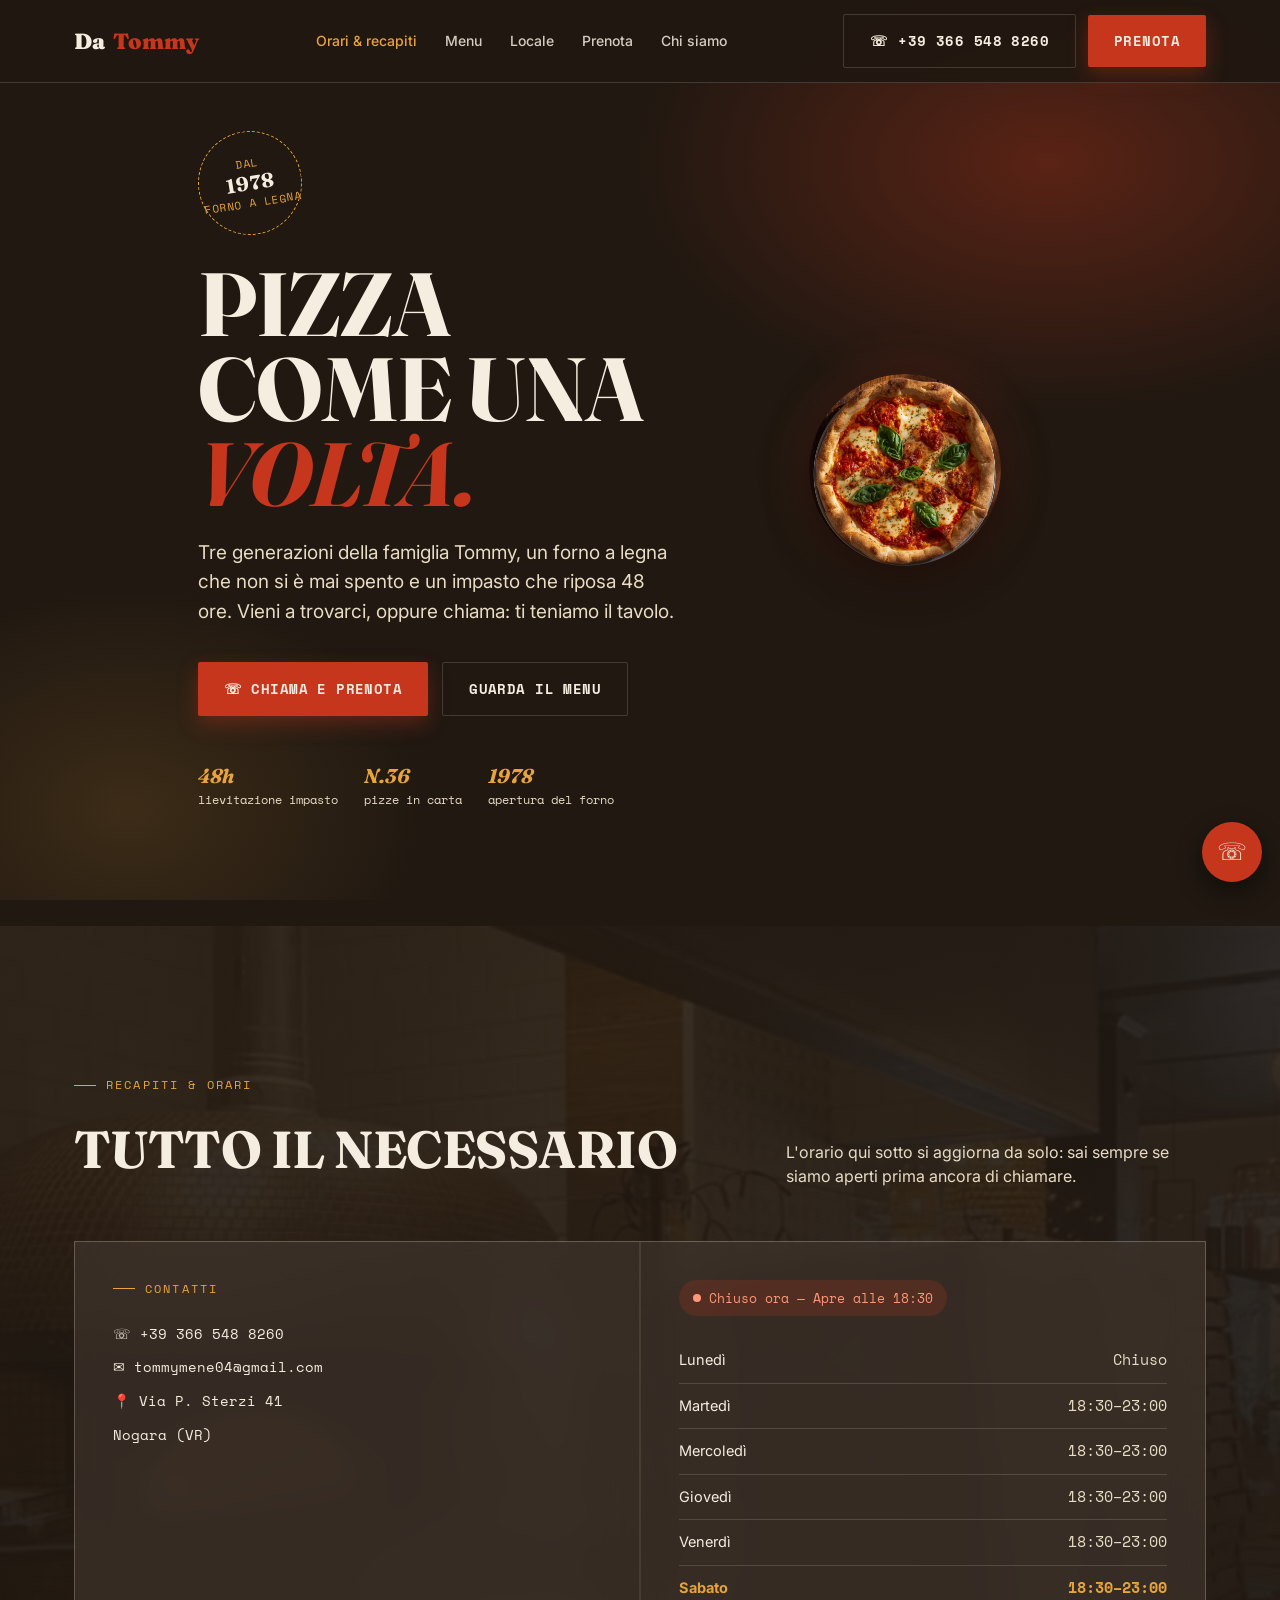
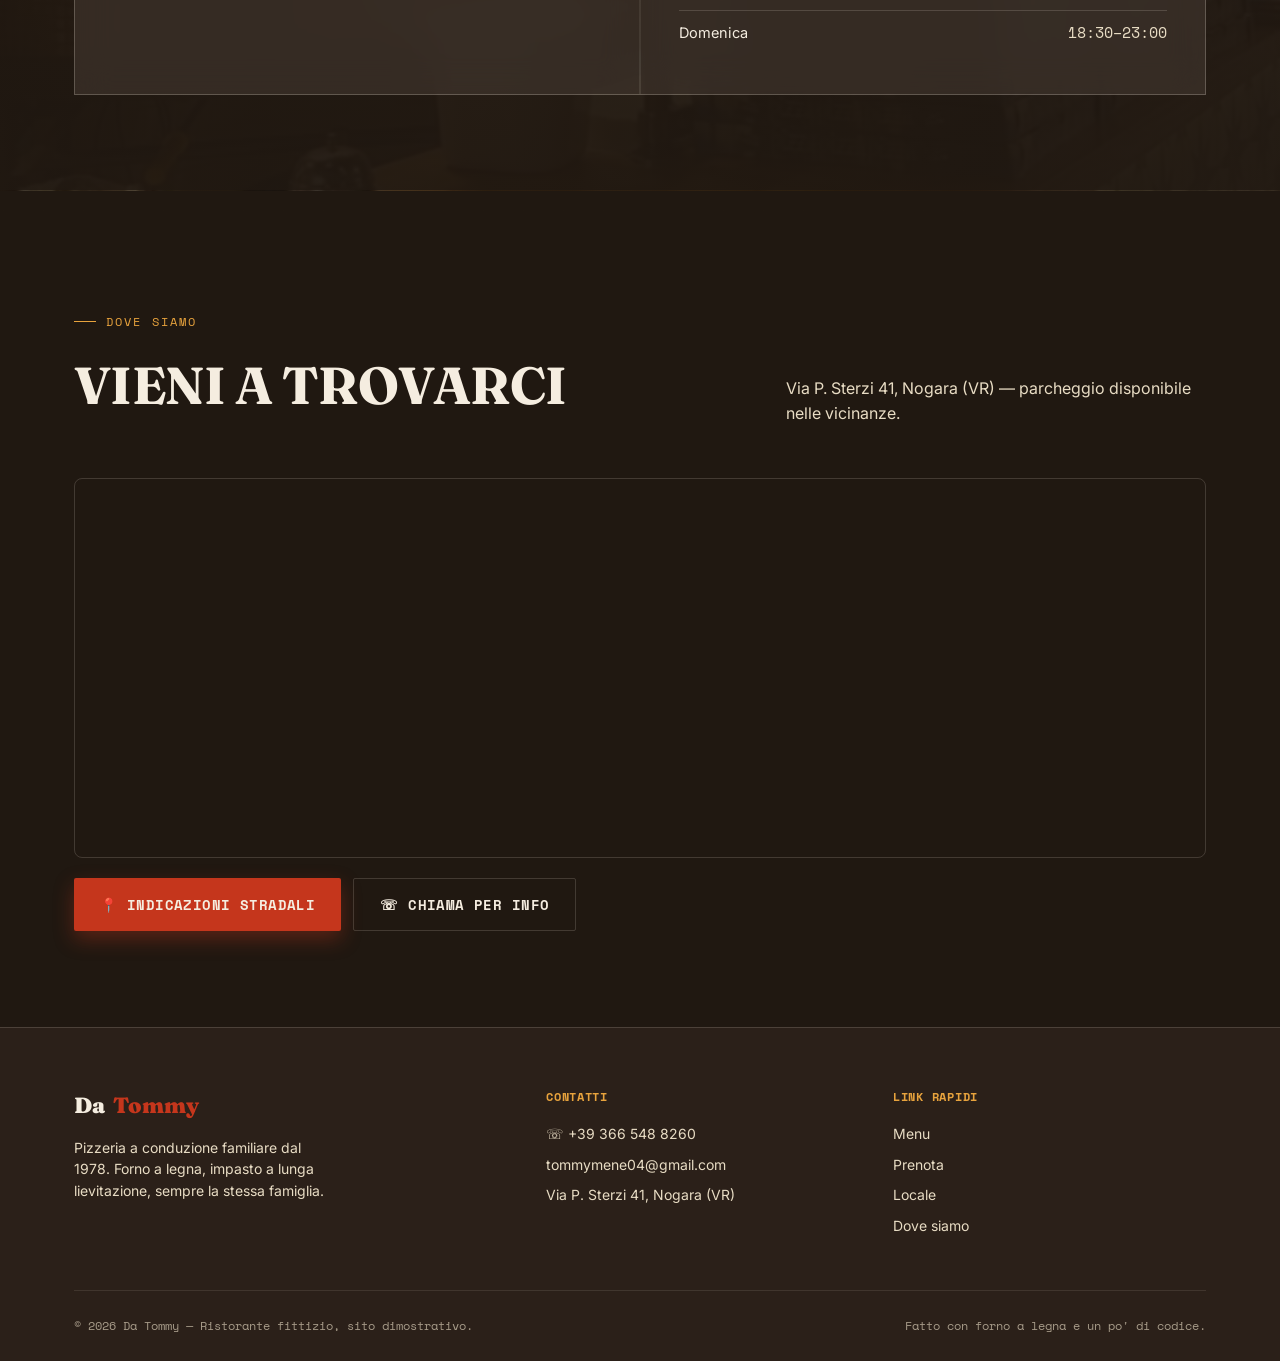
<file: index.html>
<!DOCTYPE html>
<html lang="it">
<head>
<meta charset="UTF-8">
<meta name="viewport" content="width=device-width, initial-scale=1.0">
<title>Da Tommy — Pizzeria dal 1978</title>
<link rel="icon" href="data:image/svg+xml,%3Csvg xmlns='http://www.w3.org/2000/svg' viewBox='0 0 100 100'%3E%3Ctext y='.9em' font-size='90'%3E%F0%9F%8D%95%3C/text%3E%3C/svg%3E">
<meta name="description" content="Da Tommy, pizzeria a conduzione familiare dal 1978. Forno a legna, prenotazioni, menu, orari e indicazioni stradali.">

<meta property="og:type" content="website">
<meta property="og:site_name" content="Da Tommy">
<meta property="og:title" content="Da Tommy — Pizzeria dal 1978">
<meta property="og:description" content="Pizzeria e ristorante a conduzione familiare a Nogara (VR). Forno a legna dal 1978, menu, prenotazioni e orari.">
<meta property="og:image" content="https://menny28.github.io/Da-Tommy/images/pizza_dall_alto.jpeg">
<meta property="og:url" content="https://menny28.github.io/Da-Tommy/">
<meta property="og:locale" content="it_IT">

<meta name="twitter:card" content="summary_large_image">
<meta name="twitter:title" content="Da Tommy — Pizzeria dal 1978">
<meta name="twitter:description" content="Forno a legna dal 1978. Menu, prenotazioni, orari e indicazioni stradali.">
<meta name="twitter:image" content="https://menny28.github.io/Da-Tommy/images/pizza_dall_alto.jpeg">
<link rel="preconnect" href="https://fonts.googleapis.com">
<link rel="preconnect" href="https://fonts.gstatic.com" crossorigin>
<link href="https://fonts.googleapis.com/css2?family=Fraunces:ital,opsz,wght@0,9..144,400;0,9..144,600;0,9..144,700;0,9..144,900;1,9..144,500&family=Inter:wght@400;500;600;700&family=Space+Mono:wght@400;700&display=swap" rel="stylesheet">
<link rel="stylesheet" href="style.css">
</head>
<body>

<!-- ================= TOPBAR ================= -->
<div class="topbar">
  <div class="topbar-inner">
    <a href="index.html" class="logo">Da <span>Tommy</span></a>
    <nav class="nav-links">
      <a href="index.html#orari" class="current">Orari &amp; recapiti</a>
      <a href="menu.html">Menu</a>
      <a href="galleria.html">Locale</a>
      <a href="prenota.html">Prenota</a>
      <a href="storia.html">Chi siamo</a>
    </nav>
    <div class="topbar-actions">
      <a href="tel:+393665488260" class="btn btn-outline">☏ +39 366 548 8260</a>
      <a href="prenota.html" class="btn btn-primary">Prenota</a>
    </div>
    <button class="nav-toggle" id="navToggle" aria-label="Apri menu">☰</button>
  </div>
</div>

<a href="tel:+393665488260" class="call-fab" aria-label="Chiama Da Tommy">☏</a>

<!-- ================= HERO ================= -->
<section class="hero" id="top">
  <div id="embers"></div>
  <div class="wrap hero-grid">
    <div>
      <div class="stamp">DAL<b>1978</b>FORNO A LEGNA</div>
      <h1>Pizza<br>come una<br><em>volta.</em></h1>
      <p class="lede">Tre generazioni della famiglia Tommy, un forno a legna che non si è mai spento e un impasto che riposa 48 ore. Vieni a trovarci, oppure chiama: ti teniamo il tavolo.</p>
      <div class="hero-actions">
        <a href="tel:+393665488260" class="btn btn-primary">☏ Chiama e prenota</a>
        <a href="menu.html" class="btn btn-outline">Guarda il menu</a>
      </div>
      <div class="hero-meta">
        <div><strong>48h</strong>lievitazione impasto</div>
        <div><strong>N.36</strong>pizze in carta</div>
        <div><strong>1978</strong>apertura del forno</div>
      </div>
    </div>
    <div class="oven">
      <div class="steam"></div>
      <div class="steam"></div>
      <div class="steam"></div>
      <div class="pizza-plate">
        <img src="images/pizza_dall_alto.jpeg" alt="Pizza Margherita di Da Tommy vista dall'alto">
      </div>
    </div>
  </div>
</section>
<div class="tear"></div>

<!-- ================= RECAPITI + ORARI + METEO ================= -->
<section class="section section--gap-top photo-bg" style="--bg-photo:url('images/bancone_pizzeria.jpeg')" id="orari">
  <div class="wrap">
    <div class="section-head reveal">
      <div>
        <div class="eyebrow">Recapiti &amp; orari</div>
        <h2>Tutto il necessario</h2>
      </div>
      <p>L'orario qui sotto si aggiorna da solo: sai sempre se siamo aperti prima ancora di chiamare.</p>
    </div>
    <div class="split">
      <div class="panel reveal">
        <div class="eyebrow">Contatti</div>
        <ul class="contact-list">
          <li><a href="tel:+393665488260">☏ +39 366 548 8260</a></li>
          <li><a href="mailto:tommymene04@gmail.com">✉ tommymene04@gmail.com</a></li>
          <li>📍 Via P. Sterzi 41<br>Nogara (VR)</li>
        </ul>
      </div>
      <div class="panel reveal">
        <div class="status-badge" id="statusBadge"><span class="status-dot"></span><span id="statusText">Verifica in corso…</span></div>
        <div id="hoursList"></div>
      </div>
    </div>
  </div>
</section>
<div class="tear up"></div>

<!-- ================= MAPPA ================= -->
<section class="section" id="mappa">
  <div class="wrap">
    <div class="section-head reveal">
      <div>
        <div class="eyebrow">Dove siamo</div>
        <h2>Vieni a trovarci</h2>
      </div>
      <p>Via P. Sterzi 41, Nogara (VR) — parcheggio disponibile nelle vicinanze.</p>
    </div>
    <div class="map-wrap reveal">
      <iframe src="https://maps.google.com/maps?q=Via%20P.%20Sterzi%2041%2C%20Nogara%20VR&t=&z=16&ie=UTF8&iwloc=&output=embed" loading="lazy" title="Mappa Da Tommy"></iframe>
    </div>
    <div class="map-actions">
      <a class="btn btn-primary" target="_blank" rel="noopener" href="https://www.google.com/maps/dir/?api=1&destination=Via+P.+Sterzi+41,+Nogara+VR">📍 Indicazioni stradali</a>
      <a class="btn btn-outline" href="tel:+393665488260">☏ Chiama per info</a>
    </div>
  </div>
</section>

<!-- ================= FOOTER ================= -->
<footer>
  <div class="wrap">
    <div class="foot-grid">
      <div>
        <div class="logo footer-logo">Da <span>Tommy</span></div>
        <p class="footer-desc">Pizzeria a conduzione familiare dal 1978. Forno a legna, impasto a lunga lievitazione, sempre la stessa famiglia.</p>
      </div>
      <div>
        <h5>Contatti</h5>
        <ul>
          <li><a href="tel:+393665488260">☏ +39 366 548 8260</a></li>
          <li><a href="mailto:tommymene04@gmail.com">tommymene04@gmail.com</a></li>
          <li>Via P. Sterzi 41, Nogara (VR)</li>
        </ul>
      </div>
      <div>
        <h5>Link rapidi</h5>
        <ul>
          <li><a href="menu.html">Menu</a></li>
          <li><a href="prenota.html">Prenota</a></li>
          <li><a href="galleria.html">Locale</a></li>
          <li><a href="index.html#mappa">Dove siamo</a></li>
        </ul>
      </div>
    </div>
    <div class="foot-bottom">
      <span>© <span id="year"></span> Da Tommy — Ristorante fittizio, sito dimostrativo.</span>
      <span>Fatto con forno a legna e un po' di codice.</span>
    </div>
  </div>
</footer>

<script src="script.js"></script>
</body>
</html>
</file>
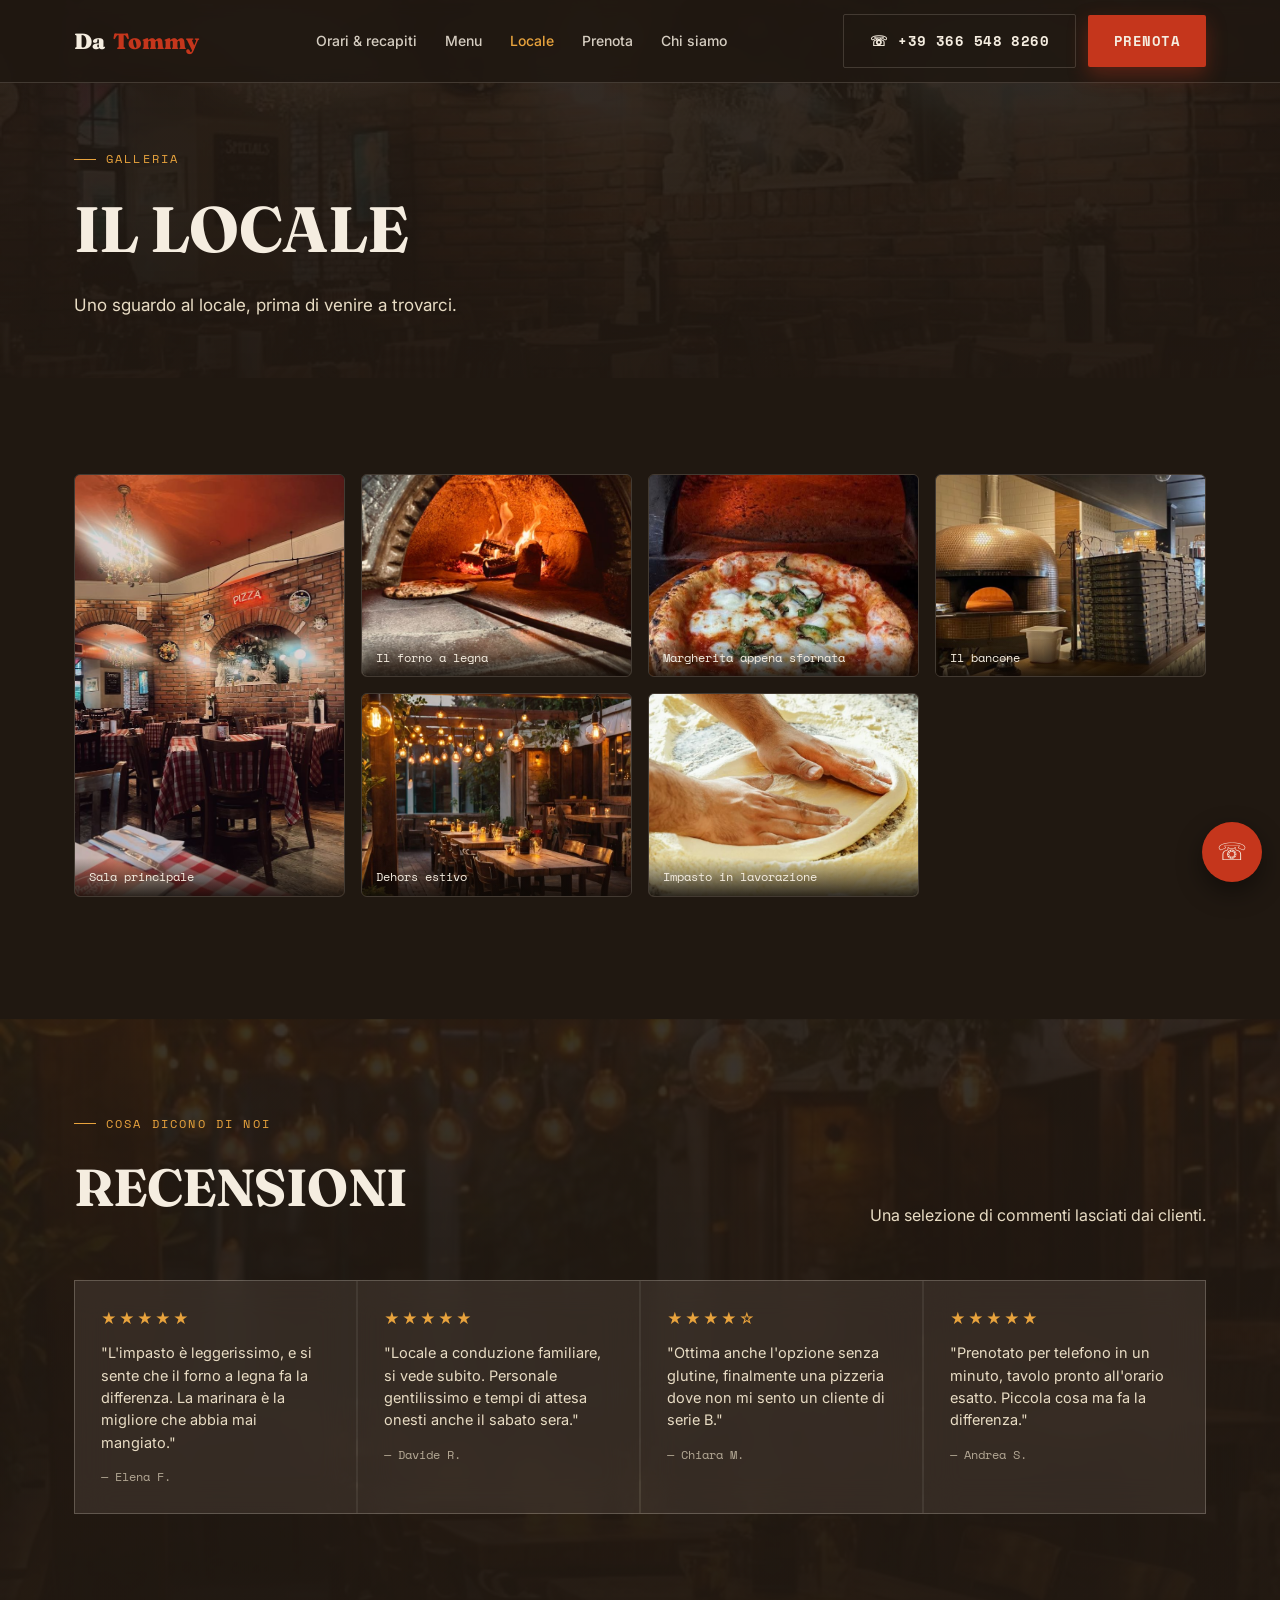
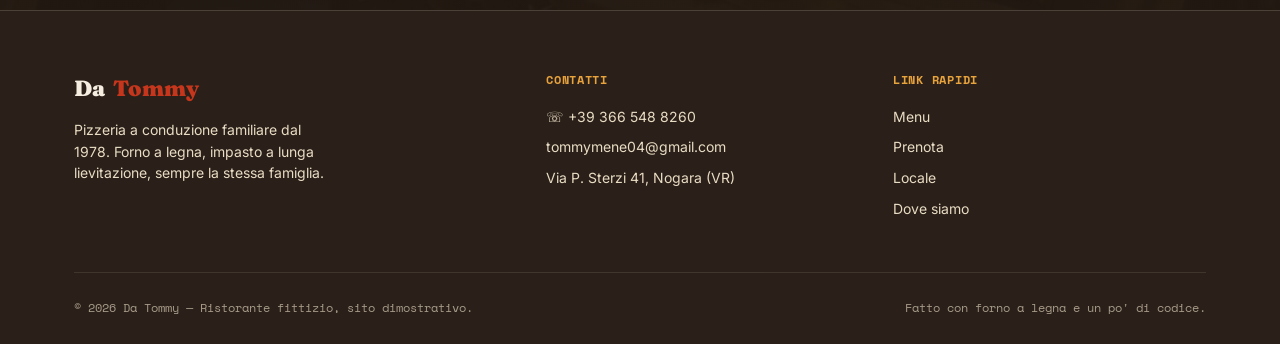
<file: galleria.html>
<!DOCTYPE html>
<html lang="it">
<head>
<meta charset="UTF-8">
<meta name="viewport" content="width=device-width, initial-scale=1.0">
<title>Il locale — Da Tommy</title>
<link rel="icon" href="data:image/svg+xml,%3Csvg xmlns='http://www.w3.org/2000/svg' viewBox='0 0 100 100'%3E%3Ctext y='.9em' font-size='90'%3E%F0%9F%8D%95%3C/text%3E%3C/svg%3E">
<meta name="description" content="Uno sguardo al locale di Da Tommy: sala, forno a legna e ambiente, a Nogara (VR).">

<meta property="og:type" content="website">
<meta property="og:site_name" content="Da Tommy">
<meta property="og:title" content="Il locale — Da Tommy">
<meta property="og:description" content="Sala, forno a legna e ambiente della pizzeria Da Tommy.">
<meta property="og:image" content="https://menny28.github.io/Da-Tommy/images/sala.jpeg">
<meta property="og:url" content="https://menny28.github.io/Da-Tommy/galleria.html">
<meta property="og:locale" content="it_IT">
<meta name="twitter:card" content="summary_large_image">
<meta name="twitter:image" content="https://menny28.github.io/Da-Tommy/images/sala.jpeg">

<link rel="preconnect" href="https://fonts.googleapis.com">
<link rel="preconnect" href="https://fonts.gstatic.com" crossorigin>
<link href="https://fonts.googleapis.com/css2?family=Fraunces:ital,opsz,wght@0,9..144,400;0,9..144,600;0,9..144,700;0,9..144,900;1,9..144,500&family=Inter:wght@400;500;600;700&family=Space+Mono:wght@400;700&display=swap" rel="stylesheet">
<link rel="stylesheet" href="style.css">
</head>
<body>

<div class="topbar">
  <div class="topbar-inner">
    <a href="index.html" class="logo">Da <span>Tommy</span></a>
    <nav class="nav-links">
      <a href="index.html#orari">Orari &amp; recapiti</a>
      <a href="menu.html">Menu</a>
      <a href="galleria.html" class="current">Locale</a>
      <a href="prenota.html">Prenota</a>
      <a href="storia.html">Chi siamo</a>
    </nav>
    <div class="topbar-actions">
      <a href="tel:+393665488260" class="btn btn-outline">☏ +39 366 548 8260</a>
      <a href="prenota.html" class="btn btn-primary">Prenota</a>
    </div>
    <button class="nav-toggle" id="navToggle" aria-label="Apri menu">☰</button>
  </div>
</div>

<a href="tel:+393665488260" class="call-fab" aria-label="Chiama Da Tommy">☏</a>

<section class="page-hero photo-bg" style="--bg-photo:url('images/sala.jpeg')">
  <div class="wrap">
    <div class="eyebrow">Galleria</div>
    <h1>Il locale</h1>
    <p>Uno sguardo al locale, prima di venire a trovarci.</p>
  </div>
</section>

<section class="section" id="galleria">
  <div class="wrap">
    <div class="gallery-grid" id="galleryGrid"></div>
  </div>
</section>
<div class="tear up"></div>

<!-- ================= RECENSIONI ================= -->
<section class="section photo-bg" style="--bg-photo:url('images/dehors_pizzeria.jpeg')" id="recensioni">
  <div class="wrap">
    <div class="section-head reveal">
      <div>
        <div class="eyebrow">Cosa dicono di noi</div>
        <h2>Recensioni</h2>
      </div>
      <p>Una selezione di commenti lasciati dai clienti.</p>
    </div>
    <div class="reviews-track">
      <div class="review-card reveal"><div class="stars">★★★★★</div><p>"L'impasto è leggerissimo, e si sente che il forno a legna fa la differenza. La marinara è la migliore che abbia mai mangiato."</p><div class="review-who">— Elena F.</div></div>
      <div class="review-card reveal"><div class="stars">★★★★★</div><p>"Locale a conduzione familiare, si vede subito. Personale gentilissimo e tempi di attesa onesti anche il sabato sera."</p><div class="review-who">— Davide R.</div></div>
      <div class="review-card reveal"><div class="stars">★★★★☆</div><p>"Ottima anche l'opzione senza glutine, finalmente una pizzeria dove non mi sento un cliente di serie B."</p><div class="review-who">— Chiara M.</div></div>
      <div class="review-card reveal"><div class="stars">★★★★★</div><p>"Prenotato per telefono in un minuto, tavolo pronto all'orario esatto. Piccola cosa ma fa la differenza."</p><div class="review-who">— Andrea S.</div></div>
    </div>
  </div>
</section>

<footer>
  <div class="wrap">
    <div class="foot-grid">
      <div>
        <div class="logo footer-logo">Da <span>Tommy</span></div>
        <p class="footer-desc">Pizzeria a conduzione familiare dal 1978. Forno a legna, impasto a lunga lievitazione, sempre la stessa famiglia.</p>
      </div>
      <div>
        <h5>Contatti</h5>
        <ul>
          <li><a href="tel:+393665488260">☏ +39 366 548 8260</a></li>
          <li><a href="mailto:tommymene04@gmail.com">tommymene04@gmail.com</a></li>
          <li>Via P. Sterzi 41, Nogara (VR)</li>
        </ul>
      </div>
      <div>
        <h5>Link rapidi</h5>
        <ul>
          <li><a href="menu.html">Menu</a></li>
          <li><a href="prenota.html">Prenota</a></li>
          <li><a href="galleria.html">Locale</a></li>
          <li><a href="index.html#mappa">Dove siamo</a></li>
        </ul>
      </div>
    </div>
    <div class="foot-bottom">
      <span>© <span id="year"></span> Da Tommy — Ristorante fittizio, sito dimostrativo.</span>
      <span>Fatto con forno a legna e un po' di codice.</span>
    </div>
  </div>
</footer>

<script src="script.js"></script>
</body>
</html>
</file>
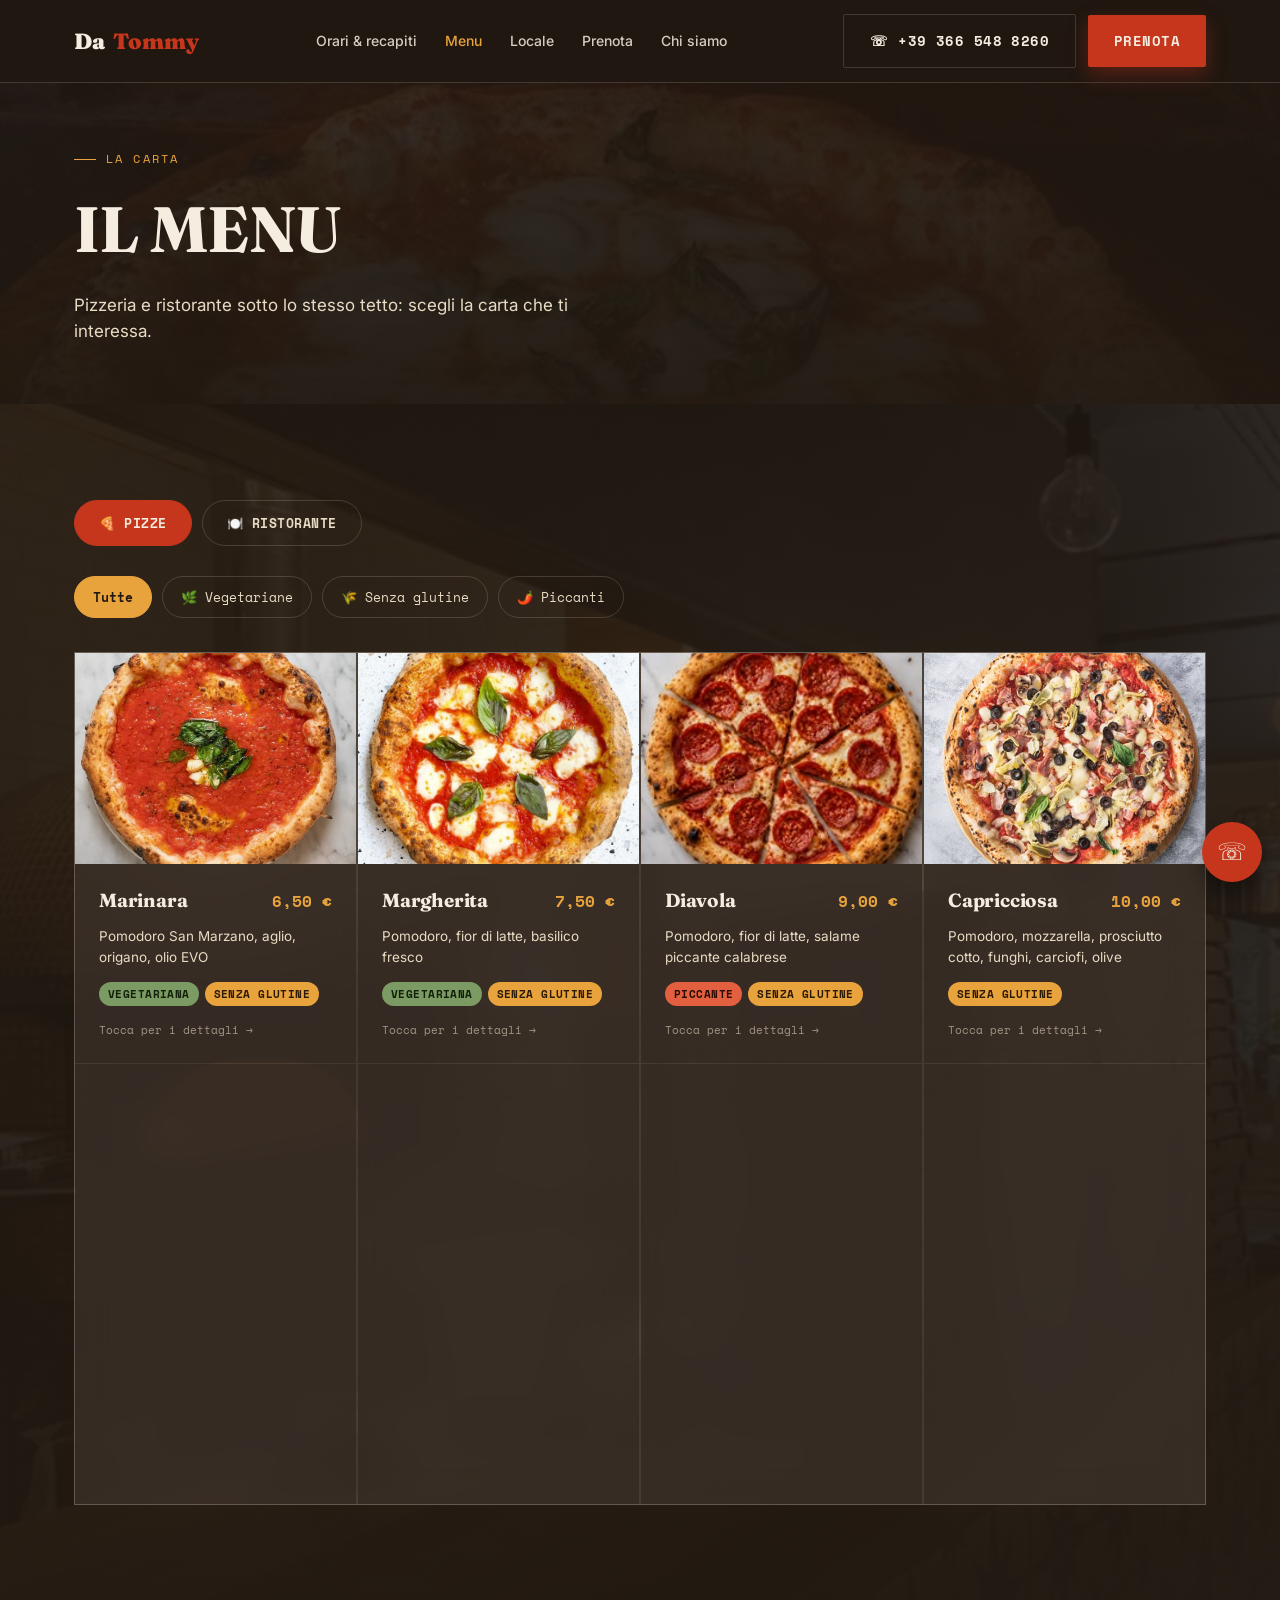
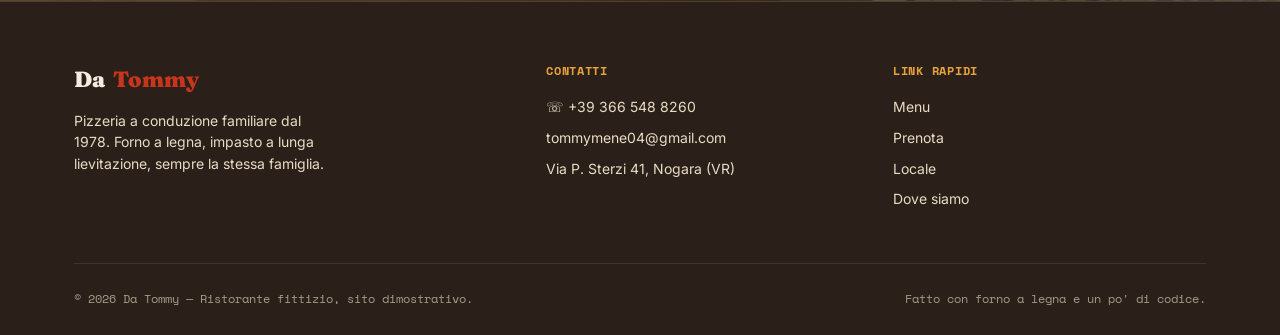
<file: menu.html>
<!DOCTYPE html>
<html lang="it">
<head>
<meta charset="UTF-8">
<meta name="viewport" content="width=device-width, initial-scale=1.0">
<title>Menu — Da Tommy</title>
<link rel="icon" href="data:image/svg+xml,%3Csvg xmlns='http://www.w3.org/2000/svg' viewBox='0 0 100 100'%3E%3Ctext y='.9em' font-size='90'%3E%F0%9F%8D%95%3C/text%3E%3C/svg%3E">
<meta name="description" content="Il menu di Da Tommy: pizze cotte nel forno a legna e piatti del ristorante, primi e secondi.">

<meta property="og:type" content="website">
<meta property="og:site_name" content="Da Tommy">
<meta property="og:title" content="Menu — Da Tommy">
<meta property="og:description" content="Pizze e piatti del ristorante Da Tommy, forno a legna dal 1978.">
<meta property="og:image" content="https://menny28.github.io/Da-Tommy/images/pizza_dall_alto.jpeg">
<meta property="og:url" content="https://menny28.github.io/Da-Tommy/menu.html">
<meta property="og:locale" content="it_IT">
<meta name="twitter:card" content="summary_large_image">
<meta name="twitter:image" content="https://menny28.github.io/Da-Tommy/images/pizza_dall_alto.jpeg">

<link rel="preconnect" href="https://fonts.googleapis.com">
<link rel="preconnect" href="https://fonts.gstatic.com" crossorigin>
<link href="https://fonts.googleapis.com/css2?family=Fraunces:ital,opsz,wght@0,9..144,400;0,9..144,600;0,9..144,700;0,9..144,900;1,9..144,500&family=Inter:wght@400;500;600;700&family=Space+Mono:wght@400;700&display=swap" rel="stylesheet">
<link rel="stylesheet" href="style.css">
</head>
<body>

<div class="topbar">
  <div class="topbar-inner">
    <a href="index.html" class="logo">Da <span>Tommy</span></a>
    <nav class="nav-links">
      <a href="index.html#orari">Orari &amp; recapiti</a>
      <a href="menu.html" class="current">Menu</a>
      <a href="galleria.html">Locale</a>
      <a href="prenota.html">Prenota</a>
      <a href="storia.html">Chi siamo</a>
    </nav>
    <div class="topbar-actions">
      <a href="tel:+393665488260" class="btn btn-outline">☏ +39 366 548 8260</a>
      <a href="prenota.html" class="btn btn-primary">Prenota</a>
    </div>
    <button class="nav-toggle" id="navToggle" aria-label="Apri menu">☰</button>
  </div>
</div>

<a href="tel:+393665488260" class="call-fab" aria-label="Chiama Da Tommy">☏</a>

<section class="page-hero photo-bg" style="--bg-photo:url('images/margherita_appena_sfornata.jpeg')">
  <div class="wrap">
    <div class="eyebrow">La carta</div>
    <h1>Il menu</h1>
    <p>Pizzeria e ristorante sotto lo stesso tetto: scegli la carta che ti interessa.</p>
  </div>
</section>

<section class="section photo-bg" style="--bg-photo:url('images/bancone_pizzeria.jpeg')" id="menu">
  <div class="wrap">
    <div class="menu-tabs" id="menuTabs">
      <button class="tab-btn active" data-tab="pizze">🍕 Pizze</button>
      <button class="tab-btn" data-tab="ristorante">🍽️ Ristorante</button>
    </div>

    <div id="pizzeWrap">
      <div class="filters" id="filters">
        <button class="chip active" data-filter="tutte">Tutte</button>
        <button class="chip" data-filter="veg">🌿 Vegetariane</button>
        <button class="chip" data-filter="gf">🌾 Senza glutine</button>
        <button class="chip" data-filter="hot">🌶️ Piccanti</button>
      </div>
      <div class="menu-grid" id="menuGrid"></div>
    </div>

    <div id="ristoranteWrap" style="display:none;">
      <div id="ristoranteGrid"></div>
    </div>
  </div>
</section>

<div class="modal-backdrop" id="modalBackdrop">
  <div class="modal">
    <button class="modal-close" id="modalClose">✕</button>
    <div class="modal-photo" id="modalPhoto">
      <svg viewBox="0 0 24 24" fill="none" stroke="currentColor" stroke-width="1.5" width="34" height="34"><rect x="3" y="5" width="18" height="14" rx="2"/><circle cx="9" cy="11" r="2"/><path d="M21 15l-5-4-4 4-3-2-6 5"/></svg>
      <span>Foto in arrivo</span>
    </div>
    <div class="modal-body">
      <h3 id="modalName"></h3>
      <div class="modal-price" id="modalPrice"></div>
      <p id="modalDesc"></p>
      <div class="tags" id="modalTags"></div>
    </div>
  </div>
</div>

<footer>
  <div class="wrap">
    <div class="foot-grid">
      <div>
        <div class="logo footer-logo">Da <span>Tommy</span></div>
        <p class="footer-desc">Pizzeria a conduzione familiare dal 1978. Forno a legna, impasto a lunga lievitazione, sempre la stessa famiglia.</p>
      </div>
      <div>
        <h5>Contatti</h5>
        <ul>
          <li><a href="tel:+393665488260">☏ +39 366 548 8260</a></li>
          <li><a href="mailto:tommymene04@gmail.com">tommymene04@gmail.com</a></li>
          <li>Via P. Sterzi 41, Nogara (VR)</li>
        </ul>
      </div>
      <div>
        <h5>Link rapidi</h5>
        <ul>
          <li><a href="menu.html">Menu</a></li>
          <li><a href="prenota.html">Prenota</a></li>
          <li><a href="galleria.html">Locale</a></li>
          <li><a href="index.html#mappa">Dove siamo</a></li>
        </ul>
      </div>
    </div>
    <div class="foot-bottom">
      <span>© <span id="year"></span> Da Tommy — Ristorante fittizio, sito dimostrativo.</span>
      <span>Fatto con forno a legna e un po' di codice.</span>
    </div>
  </div>
</footer>

<script src="script.js"></script>
</body>
</html>
</file>
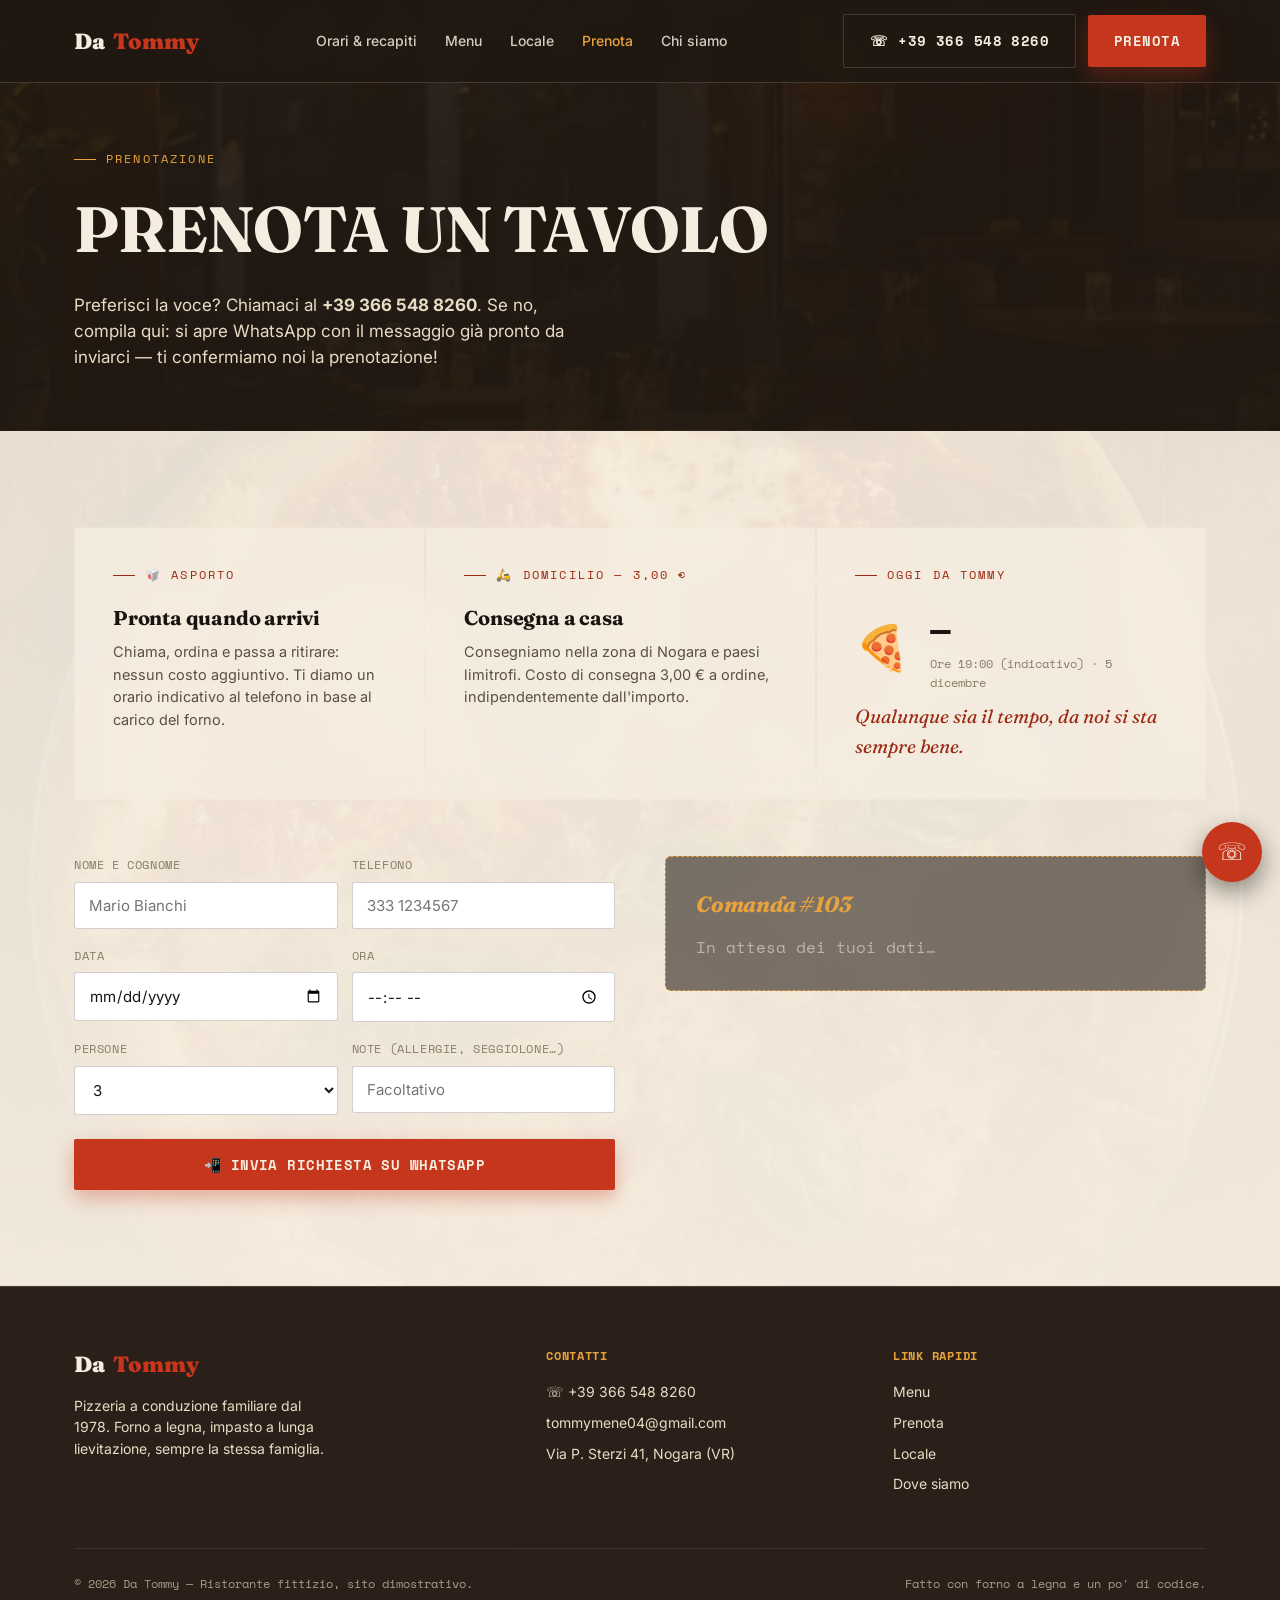
<file: prenota.html>
<!DOCTYPE html>
<html lang="it">
<head>
<meta charset="UTF-8">
<meta name="viewport" content="width=device-width, initial-scale=1.0">
<title>Prenota — Da Tommy</title>
<link rel="icon" href="data:image/svg+xml,%3Csvg xmlns='http://www.w3.org/2000/svg' viewBox='0 0 100 100'%3E%3Ctext y='.9em' font-size='90'%3E%F0%9F%8D%95%3C/text%3E%3C/svg%3E">
<meta name="description" content="Prenota un tavolo da Da Tommy per telefono o WhatsApp. Asporto e consegna a domicilio a Nogara (VR).">

<meta property="og:type" content="website">
<meta property="og:site_name" content="Da Tommy">
<meta property="og:title" content="Prenota — Da Tommy">
<meta property="og:description" content="Prenota un tavolo, ordina in asporto o a domicilio da Da Tommy.">
<meta property="og:image" content="https://menny28.github.io/Da-Tommy/images/pizza_dall_alto.jpeg">
<meta property="og:url" content="https://menny28.github.io/Da-Tommy/prenota.html">
<meta property="og:locale" content="it_IT">
<meta name="twitter:card" content="summary_large_image">
<meta name="twitter:image" content="https://menny28.github.io/Da-Tommy/images/pizza_dall_alto.jpeg">

<link rel="preconnect" href="https://fonts.googleapis.com">
<link rel="preconnect" href="https://fonts.gstatic.com" crossorigin>
<link href="https://fonts.googleapis.com/css2?family=Fraunces:ital,opsz,wght@0,9..144,400;0,9..144,600;0,9..144,700;0,9..144,900;1,9..144,500&family=Inter:wght@400;500;600;700&family=Space+Mono:wght@400;700&display=swap" rel="stylesheet">
<link rel="stylesheet" href="style.css">
</head>
<body>

<div class="topbar">
  <div class="topbar-inner">
    <a href="index.html" class="logo">Da <span>Tommy</span></a>
    <nav class="nav-links">
      <a href="index.html#orari">Orari &amp; recapiti</a>
      <a href="menu.html">Menu</a>
      <a href="galleria.html">Locale</a>
      <a href="prenota.html" class="current">Prenota</a>
      <a href="storia.html">Chi siamo</a>
    </nav>
    <div class="topbar-actions">
      <a href="tel:+393665488260" class="btn btn-outline">☏ +39 366 548 8260</a>
      <a href="prenota.html" class="btn btn-primary">Prenota</a>
    </div>
    <button class="nav-toggle" id="navToggle" aria-label="Apri menu">☰</button>
  </div>
</div>

<a href="tel:+393665488260" class="call-fab" aria-label="Chiama Da Tommy">☏</a>

<section class="page-hero photo-bg" style="--bg-photo:url('images/dehors_pizzeria.jpeg')">
  <div class="wrap">
    <div class="eyebrow">Prenotazione</div>
    <h1>Prenota un tavolo</h1>
    <p>Preferisci la voce? Chiamaci al <strong>+39 366 548 8260</strong>. Se no, compila qui: si apre WhatsApp con il messaggio già pronto da inviarci — ti confermiamo noi la prenotazione!</p>
  </div>
</section>

<section class="section on-farina photo-bg" style="--bg-photo:url('images/pizza_dall_alto.jpeg')" id="prenota">
  <div class="wrap">
    <div class="split split-3 split--gap-lg">
      <div class="panel panel-light reveal">
        <div class="eyebrow">🥡 Asporto</div>
        <h3>Pronta quando arrivi</h3>
        <p>Chiama, ordina e passa a ritirare: nessun costo aggiuntivo. Ti diamo un orario indicativo al telefono in base al carico del forno.</p>
      </div>
      <div class="panel panel-light reveal">
        <div class="eyebrow">🛵 Domicilio — 3,00 €</div>
        <h3>Consegna a casa</h3>
        <p>Consegniamo nella zona di Nogara e paesi limitrofi. Costo di consegna 3,00 € a ordine, indipendentemente dall'importo.</p>
      </div>
      <div class="panel panel-light reveal">
        <div class="eyebrow">Oggi da Tommy</div>
        <div class="weather-widget">
          <div class="weather-icon" id="weatherIcon">🍕</div>
          <div>
            <div class="weather-temp" id="weatherTemp">--°</div>
            <div class="weather-place" id="weatherPlace">Ore 19:00 (indicativo)</div>
          </div>
        </div>
        <div class="weather-suggest" id="weatherSuggest">Sto controllando il tempo…</div>
      </div>
    </div>

    <div class="book-grid">
      <form id="bookForm" class="reveal">
        <div class="field-row">
          <div class="field"><label for="fName">Nome e cognome</label><input id="fName" type="text" required placeholder="Mario Bianchi"></div>
          <div class="field"><label for="fPhone">Telefono</label><input id="fPhone" type="tel" required placeholder="333 1234567"></div>
        </div>
        <div class="field-row">
          <div class="field"><label for="fDate">Data</label><input id="fDate" type="date" required></div>
          <div class="field"><label for="fTime">Ora</label><input id="fTime" type="time" required></div>
        </div>
        <div class="field-row">
          <div class="field"><label for="fPeople">Persone</label>
            <select id="fPeople">
              <option>1</option><option>2</option><option selected>3</option><option>4</option><option>5</option><option>6</option><option>7+</option>
            </select>
          </div>
          <div class="field"><label for="fNote">Note (allergie, seggiolone…)</label><input id="fNote" type="text" placeholder="Facoltativo"></div>
        </div>
        <button class="btn btn-primary btn-block" type="submit">📲 Invia richiesta su WhatsApp</button>
      </form>
      <div class="ticket-card reveal">
        <h4>Comanda #<span id="ticketNum">104</span></h4>
        <div id="ticketPreview">
          <div class="ticket-placeholder">In attesa dei tuoi dati…</div>
        </div>
        <div class="confirm-box" id="confirmBox">
          <p>✓ RICHIESTA PRONTA<br>Si è aperto WhatsApp con il messaggio compilato: inviacelo e ti confermiamo il tavolo appena possibile. Per urgenze, chiama direttamente lo +39 366 548 8260.</p>
        </div>
      </div>
    </div>
  </div>
</section>

<footer>
  <div class="wrap">
    <div class="foot-grid">
      <div>
        <div class="logo footer-logo">Da <span>Tommy</span></div>
        <p class="footer-desc">Pizzeria a conduzione familiare dal 1978. Forno a legna, impasto a lunga lievitazione, sempre la stessa famiglia.</p>
      </div>
      <div>
        <h5>Contatti</h5>
        <ul>
          <li><a href="tel:+393665488260">☏ +39 366 548 8260</a></li>
          <li><a href="mailto:tommymene04@gmail.com">tommymene04@gmail.com</a></li>
          <li>Via P. Sterzi 41, Nogara (VR)</li>
        </ul>
      </div>
      <div>
        <h5>Link rapidi</h5>
        <ul>
          <li><a href="menu.html">Menu</a></li>
          <li><a href="prenota.html">Prenota</a></li>
          <li><a href="galleria.html">Locale</a></li>
          <li><a href="index.html#mappa">Dove siamo</a></li>
        </ul>
      </div>
    </div>
    <div class="foot-bottom">
      <span>© <span id="year"></span> Da Tommy — Ristorante fittizio, sito dimostrativo.</span>
      <span>Fatto con forno a legna e un po' di codice.</span>
    </div>
  </div>
</footer>

<script src="script.js"></script>
</body>
</html>
</file>
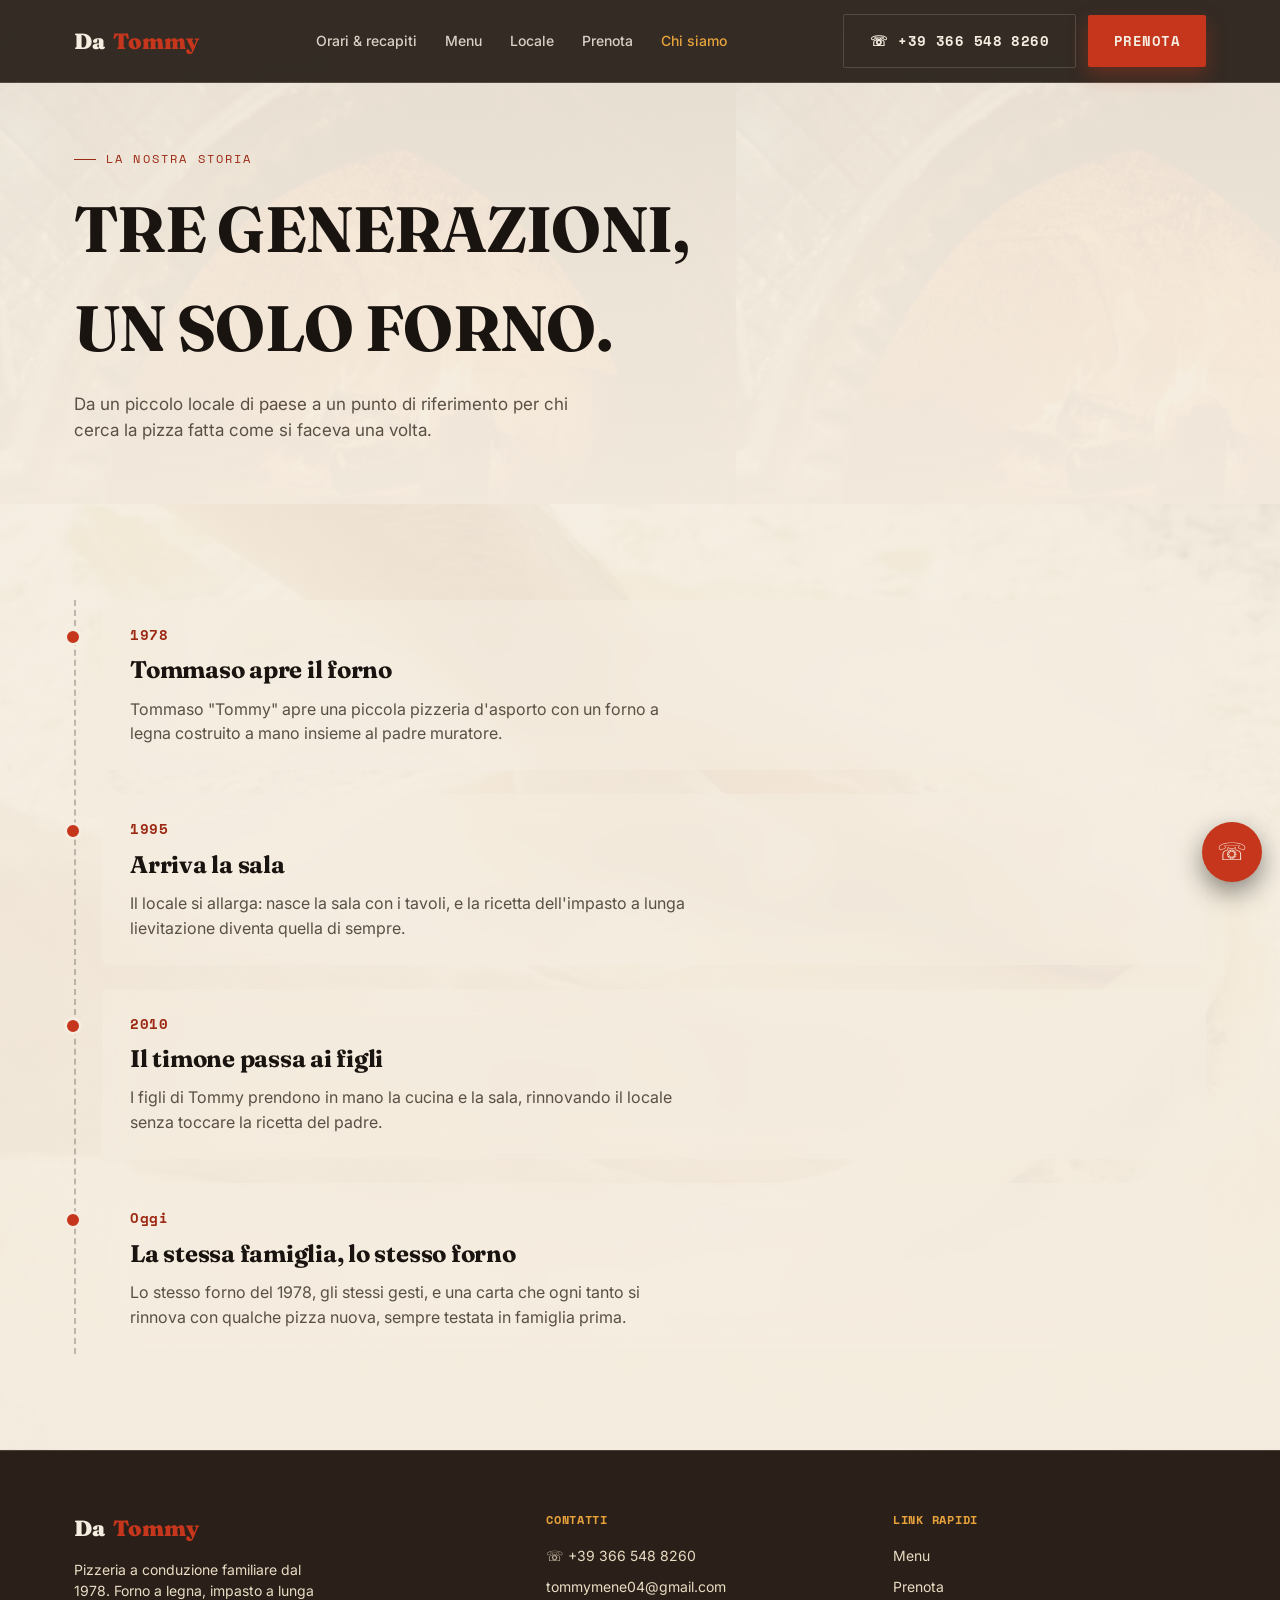
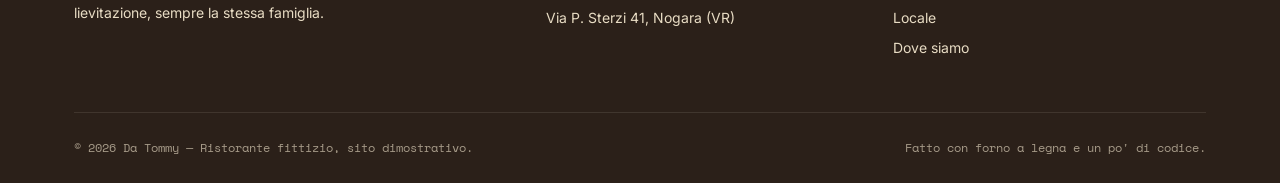
<file: storia.html>
<!DOCTYPE html>
<html lang="it">
<head>
<meta charset="UTF-8">
<meta name="viewport" content="width=device-width, initial-scale=1.0">
<title>Chi siamo — Da Tommy</title>
<link rel="icon" href="data:image/svg+xml,%3Csvg xmlns='http://www.w3.org/2000/svg' viewBox='0 0 100 100'%3E%3Ctext y='.9em' font-size='90'%3E%F0%9F%8D%95%3C/text%3E%3C/svg%3E">
<meta name="description" content="La storia di Da Tommy: tre generazioni, un solo forno a legna, dal 1978 a oggi.">

<meta property="og:type" content="website">
<meta property="og:site_name" content="Da Tommy">
<meta property="og:title" content="Chi siamo — Da Tommy">
<meta property="og:description" content="Tre generazioni, un solo forno a legna: la storia della famiglia Tommy dal 1978 a oggi.">
<meta property="og:image" content="https://menny28.github.io/Da-Tommy/images/forno_a_legna.jpeg">
<meta property="og:url" content="https://menny28.github.io/Da-Tommy/storia.html">
<meta property="og:locale" content="it_IT">
<meta name="twitter:card" content="summary_large_image">
<meta name="twitter:image" content="https://menny28.github.io/Da-Tommy/images/forno_a_legna.jpeg">

<link rel="preconnect" href="https://fonts.googleapis.com">
<link rel="preconnect" href="https://fonts.gstatic.com" crossorigin>
<link href="https://fonts.googleapis.com/css2?family=Fraunces:ital,opsz,wght@0,9..144,400;0,9..144,600;0,9..144,700;0,9..144,900;1,9..144,500&family=Inter:wght@400;500;600;700&family=Space+Mono:wght@400;700&display=swap" rel="stylesheet">
<link rel="stylesheet" href="style.css">
</head>
<body>

<div class="topbar">
  <div class="topbar-inner">
    <a href="index.html" class="logo">Da <span>Tommy</span></a>
    <nav class="nav-links">
      <a href="index.html#orari">Orari &amp; recapiti</a>
      <a href="menu.html">Menu</a>
      <a href="galleria.html">Locale</a>
      <a href="prenota.html">Prenota</a>
      <a href="storia.html" class="current">Chi siamo</a>
    </nav>
    <div class="topbar-actions">
      <a href="tel:+393665488260" class="btn btn-outline">☏ +39 366 548 8260</a>
      <a href="prenota.html" class="btn btn-primary">Prenota</a>
    </div>
    <button class="nav-toggle" id="navToggle" aria-label="Apri menu">☰</button>
  </div>
</div>

<a href="tel:+393665488260" class="call-fab" aria-label="Chiama Da Tommy">☏</a>

<section class="page-hero on-farina photo-bg" style="--bg-photo:url('images/forno_a_legna.jpeg')">
  <div class="wrap">
    <div class="eyebrow">La nostra storia</div>
    <h1>Tre generazioni,<br>un solo forno.</h1>
    <p>Da un piccolo locale di paese a un punto di riferimento per chi cerca la pizza fatta come si faceva una volta.</p>
  </div>
</section>

<section class="section on-farina photo-bg" style="--bg-photo:url('images/impasto.jpeg')">
  <div class="wrap">
    <div class="timeline" id="timeline">
      <div class="tl-item"><div class="tl-year">1978</div><h3>Tommaso apre il forno</h3><p>Tommaso "Tommy" apre una piccola pizzeria d'asporto con un forno a legna costruito a mano insieme al padre muratore.</p></div>
      <div class="tl-item"><div class="tl-year">1995</div><h3>Arriva la sala</h3><p>Il locale si allarga: nasce la sala con i tavoli, e la ricetta dell'impasto a lunga lievitazione diventa quella di sempre.</p></div>
      <div class="tl-item"><div class="tl-year">2010</div><h3>Il timone passa ai figli</h3><p>I figli di Tommy prendono in mano la cucina e la sala, rinnovando il locale senza toccare la ricetta del padre.</p></div>
      <div class="tl-item"><div class="tl-year">Oggi</div><h3>La stessa famiglia, lo stesso forno</h3><p>Lo stesso forno del 1978, gli stessi gesti, e una carta che ogni tanto si rinnova con qualche pizza nuova, sempre testata in famiglia prima.</p></div>
    </div>
  </div>
</section>

<footer>
  <div class="wrap">
    <div class="foot-grid">
      <div>
        <div class="logo footer-logo">Da <span>Tommy</span></div>
        <p class="footer-desc">Pizzeria a conduzione familiare dal 1978. Forno a legna, impasto a lunga lievitazione, sempre la stessa famiglia.</p>
      </div>
      <div>
        <h5>Contatti</h5>
        <ul>
          <li><a href="tel:+393665488260">☏ +39 366 548 8260</a></li>
          <li><a href="mailto:tommymene04@gmail.com">tommymene04@gmail.com</a></li>
          <li>Via P. Sterzi 41, Nogara (VR)</li>
        </ul>
      </div>
      <div>
        <h5>Link rapidi</h5>
        <ul>
          <li><a href="menu.html">Menu</a></li>
          <li><a href="prenota.html">Prenota</a></li>
          <li><a href="galleria.html">Locale</a></li>
          <li><a href="index.html#mappa">Dove siamo</a></li>
        </ul>
      </div>
    </div>
    <div class="foot-bottom">
      <span>© <span id="year"></span> Da Tommy — Ristorante fittizio, sito dimostrativo.</span>
      <span>Fatto con forno a legna e un po' di codice.</span>
    </div>
  </div>
</footer>

<script src="script.js"></script>
</body>
</html>
</file>
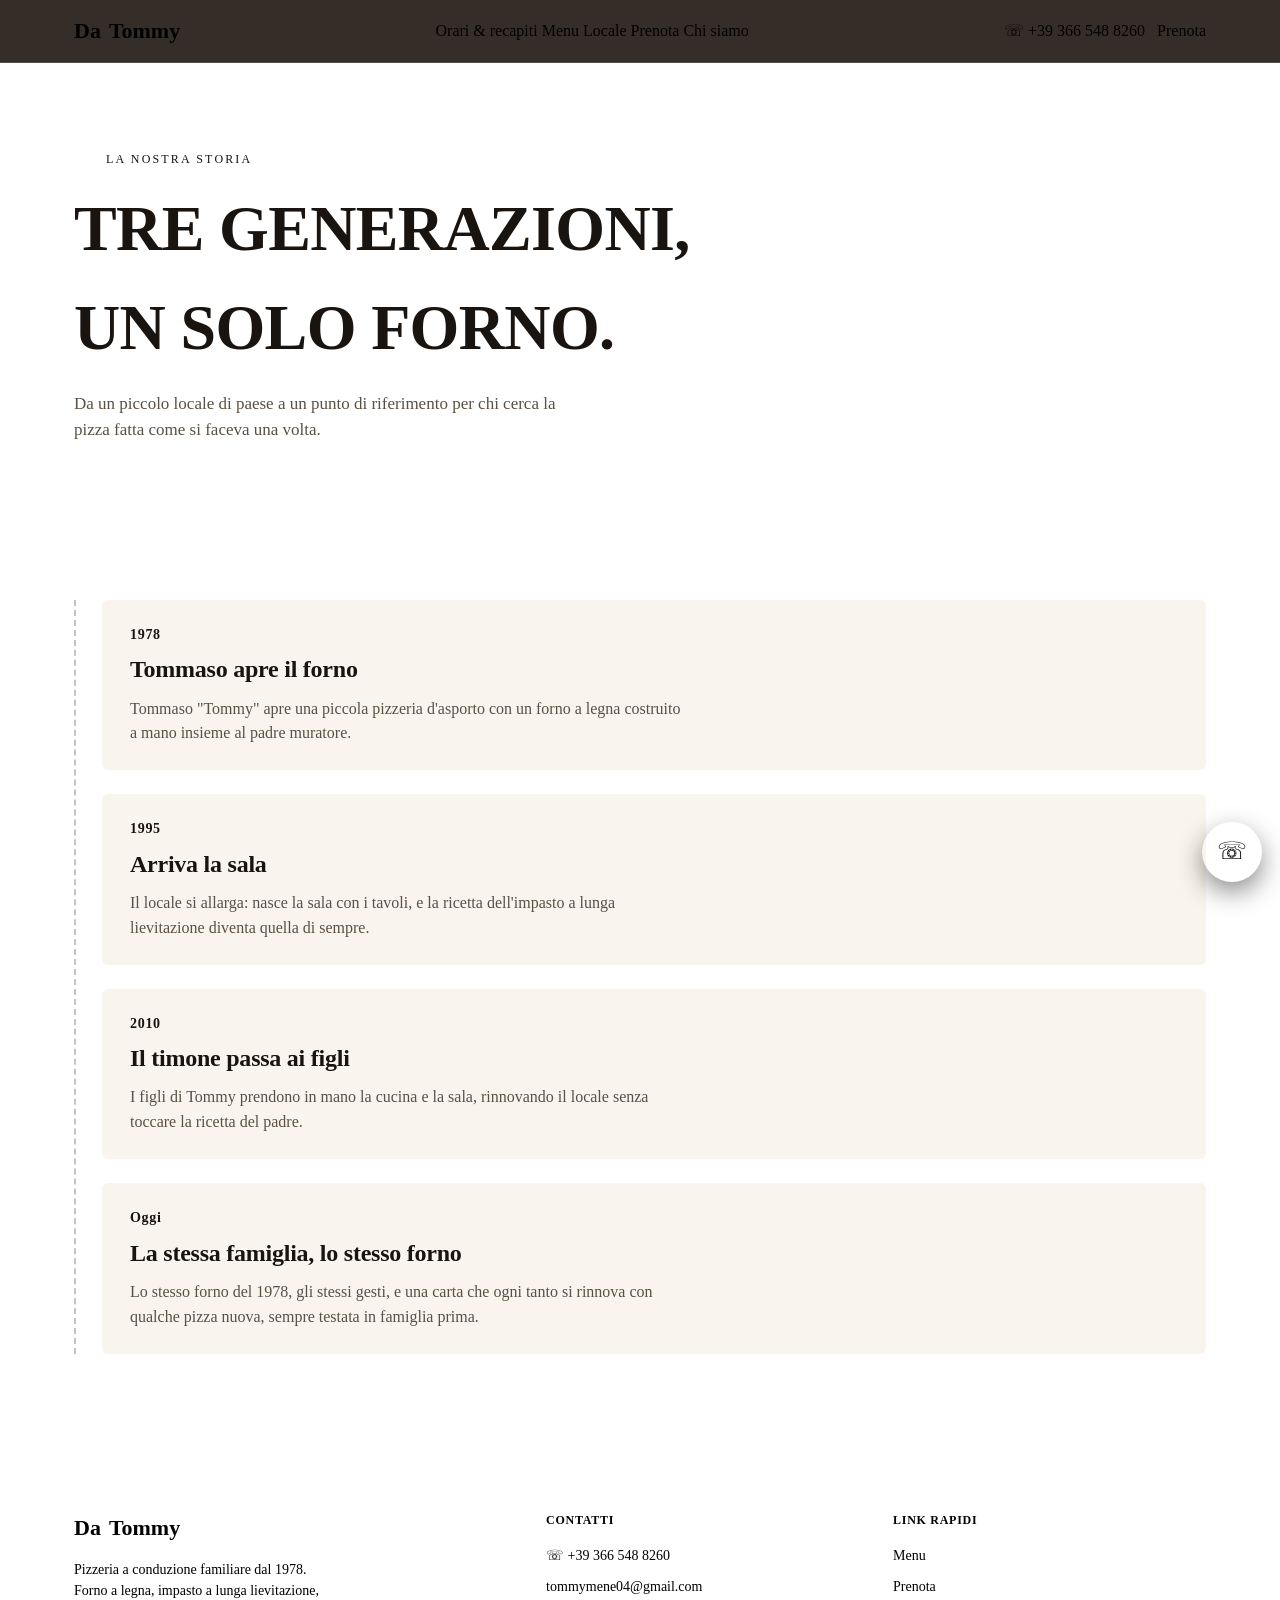
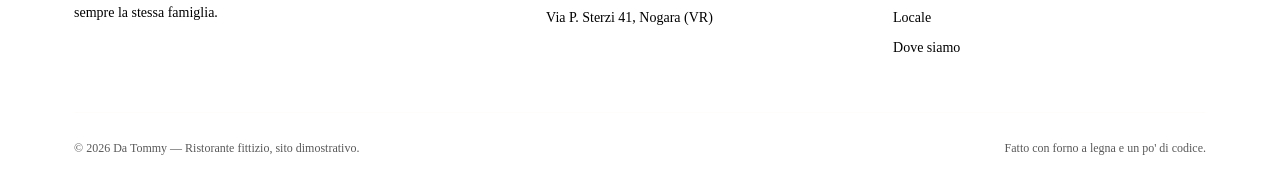
<file: home/claude/da-tommy-temp/storia.html>
<!DOCTYPE html>
<html lang="it">
<head>
<meta charset="UTF-8">
<meta name="viewport" content="width=device-width, initial-scale=1.0">
<title>Chi siamo — Da Tommy</title>
<link rel="icon" href="data:image/svg+xml,%3Csvg xmlns='http://www.w3.org/2000/svg' viewBox='0 0 100 100'%3E%3Ctext y='.9em' font-size='90'%3E%F0%9F%8D%95%3C/text%3E%3C/svg%3E">
<meta name="description" content="La storia di Da Tommy: tre generazioni, un solo forno a legna, dal 1978 a oggi.">

<meta property="og:type" content="website">
<meta property="og:site_name" content="Da Tommy">
<meta property="og:title" content="Chi siamo — Da Tommy">
<meta property="og:description" content="Tre generazioni, un solo forno a legna: la storia della famiglia Tommy dal 1978 a oggi.">
<meta property="og:image" content="https://menny28.github.io/Da-Tommy/images/forno_a_legna.jpeg">
<meta property="og:url" content="https://menny28.github.io/Da-Tommy/storia.html">
<meta property="og:locale" content="it_IT">
<meta name="twitter:card" content="summary_large_image">
<meta name="twitter:image" content="https://menny28.github.io/Da-Tommy/images/forno_a_legna.jpeg">

<link rel="preconnect" href="https://fonts.googleapis.com">
<link rel="preconnect" href="https://fonts.gstatic.com" crossorigin>
<link href="https://fonts.googleapis.com/css2?family=Fraunces:ital,opsz,wght@0,9..144,400;0,9..144,600;0,9..144,700;0,9..144,900;1,9..144,500&family=Inter:wght@400;500;600;700&family=Space+Mono:wght@400;700&display=swap" rel="stylesheet">
<link rel="stylesheet" href="style.css">
<link rel="stylesheet" href="opus.css">
</head>
<body>

<div class="topbar">
  <div class="topbar-inner">
    <a href="index.html" class="logo">Da <span>Tommy</span></a>
    <nav data-opus-flex>
      <a href="index.html#orari">Orari &amp; recapiti</a>
      <a href="menu.html">Menu</a>
      <a href="galleria.html">Locale</a>
      <a href="prenota.html">Prenota</a>
      <a href="storia.html" class="current">Chi siamo</a>
    </nav>
    <div class="topbar-actions">
      <a href="tel:+393665488260" data-opus-btn="outline">☏ +39 366 548 8260</a>
      <a href="prenota.html" data-opus-btn="primary">Prenota</a>
    </div>
    <button class="nav-toggle" id="navToggle" aria-label="Apri menu">☰</button>
  </div>
</div>

<a href="tel:+393665488260" class="call-fab" aria-label="Chiama Da Tommy">☏</a>

<section class="page-hero on-farina photo-bg" data-opus-bg="url('images/forno_a_legna.jpeg') fade">
  <div class="wrap">
    <div class="eyebrow">La nostra storia</div>
    <h1>Tre generazioni,<br>un solo forno.</h1>
    <p>Da un piccolo locale di paese a un punto di riferimento per chi cerca la pizza fatta come si faceva una volta.</p>
  </div>
</section>

<section class="section on-farina photo-bg" data-opus-bg="url('images/impasto.jpeg') fade">
  <div class="wrap">
    <div class="timeline" id="timeline">
      <div class="tl-item"><div class="tl-year">1978</div><h3>Tommaso apre il forno</h3><p>Tommaso "Tommy" apre una piccola pizzeria d'asporto con un forno a legna costruito a mano insieme al padre muratore.</p></div>
      <div class="tl-item"><div class="tl-year">1995</div><h3>Arriva la sala</h3><p>Il locale si allarga: nasce la sala con i tavoli, e la ricetta dell'impasto a lunga lievitazione diventa quella di sempre.</p></div>
      <div class="tl-item"><div class="tl-year">2010</div><h3>Il timone passa ai figli</h3><p>I figli di Tommy prendono in mano la cucina e la sala, rinnovando il locale senza toccare la ricetta del padre.</p></div>
      <div class="tl-item"><div class="tl-year">Oggi</div><h3>La stessa famiglia, lo stesso forno</h3><p>Lo stesso forno del 1978, gli stessi gesti, e una carta che ogni tanto si rinnova con qualche pizza nuova, sempre testata in famiglia prima.</p></div>
    </div>
  </div>
</section>

<footer>
  <div class="wrap">
    <div class="foot-grid">
      <div>
        <div class="logo footer-logo">Da <span>Tommy</span></div>
        <p class="footer-desc">Pizzeria a conduzione familiare dal 1978. Forno a legna, impasto a lunga lievitazione, sempre la stessa famiglia.</p>
      </div>
      <div>
        <h5>Contatti</h5>
        <ul>
          <li><a href="tel:+393665488260">☏ +39 366 548 8260</a></li>
          <li><a href="mailto:tommymene04@gmail.com">tommymene04@gmail.com</a></li>
          <li>Via P. Sterzi 41, Nogara (VR)</li>
        </ul>
      </div>
      <div>
        <h5>Link rapidi</h5>
        <ul>
          <li><a href="menu.html">Menu</a></li>
          <li><a href="prenota.html">Prenota</a></li>
          <li><a href="galleria.html">Locale</a></li>
          <li><a href="index.html#mappa">Dove siamo</a></li>
        </ul>
      </div>
    </div>
    <div class="foot-bottom">
      <span>© <span id="year"></span> Da Tommy — Ristorante fittizio, sito dimostrativo.</span>
      <span>Fatto con forno a legna e un po' di codice.</span>
    </div>
  </div>
</footer>

<script src="script.js"></script>
</body>
</html>
</file>
<file: style.css>
:root{
  --forno: #201811;
  --forno-2: #2b2019;
  --pomodoro: #c5361c;
  --pomodoro-dark: #9c2913;
  --grano: #e8a33d;
  --grano-soft: #f0c274;
  --basilico: #4c5b3d;
  --farina: #f5ede0;
  --farina-dim: #e8dcc4;
  --ink: #1a1410;
  --line: rgba(245,237,224,0.16);
  --shadow: 0 20px 50px rgba(0,0,0,0.35);
  --radius: 4px;
  --ff-display: 'Fraunces', serif;
  --ff-body: 'Inter', sans-serif;
  --ff-mono: 'Space Mono', monospace;
}

*{margin:0;padding:0;box-sizing:border-box;}
html{scroll-behavior:smooth;}
body{
  background: var(--forno);
  color: var(--farina);
  font-family: var(--ff-body);
  line-height: 1.55;
  overflow-x: hidden;
}
a{color:inherit;text-decoration:none;}
img{max-width:100%;display:block;}
ul{list-style:none;}
button{font-family:inherit;cursor:pointer;border:none;}
section{position:relative;}
.wrap{max-width:1180px;margin:0 auto;padding:0 24px;}
h1,h2,h3,h4{font-family:var(--ff-display);font-weight:700;letter-spacing:-0.01em;}
.eyebrow{
  font-family:var(--ff-mono);
  text-transform:uppercase;
  font-size:12px;
  letter-spacing:0.18em;
  color:var(--grano);
  display:flex;
  align-items:center;
  gap:10px;
  margin-bottom:14px;
}
.eyebrow::before{content:"";width:22px;height:1px;background:var(--grano);display:inline-block;}
.panel .eyebrow{margin-bottom:18px;}
.btn{
  display:inline-flex;
  align-items:center;
  gap:10px;
  padding:15px 26px;
  border-radius:2px;
  font-family:var(--ff-mono);
  font-size:14px;
  letter-spacing:0.03em;
  font-weight:700;
  text-transform:uppercase;
  transition:transform .15s ease, box-shadow .15s ease, background .15s ease;
  white-space:nowrap;
}
.btn:active{transform:translateY(1px);}
.btn-primary{background:var(--pomodoro);color:var(--farina);box-shadow:0 8px 20px rgba(197,54,28,0.35);}
.btn-primary:hover{background:var(--pomodoro-dark);}
.btn-outline{background:transparent;color:var(--farina);border:1.5px solid var(--line);}
.btn-outline:hover{border-color:var(--grano);color:var(--grano);}
.btn-ghost{background:var(--grano);color:var(--forno);}
.btn-ghost:hover{background:var(--grano-soft);}
.btn-block{width:100%;justify-content:center;margin-top:6px;}
:focus-visible{outline:2px solid var(--grano);outline-offset:3px;}

/* ---- perforated ticket divider ---- */
.tear{
  height:26px;
  width:100%;
  background:
    radial-gradient(circle 7px at 20px 0, transparent 7px, var(--forno) 7.5px) top/40px 26px repeat-x;
  position:relative;
  z-index:2;
}
.tear.up{transform:scaleY(-1);}

/* ---- topbar ---- */
.topbar{
  position:fixed;top:0;left:0;right:0;
  z-index:100;
  background:rgba(32,24,17,0.9);
  backdrop-filter:blur(8px);
  border-bottom:1px solid var(--line);
}
.topbar-inner{
  display:flex;align-items:center;justify-content:space-between;
  padding:14px 24px;max-width:1180px;margin:0 auto;
}
.logo{
  font-family:var(--ff-display);font-size:22px;font-weight:900;
  display:flex;align-items:baseline;gap:8px;
}
.logo span{color:var(--pomodoro);}
.footer-logo{margin-bottom:14px;}
.footer-desc{color:var(--farina-dim);font-size:14px;max-width:260px;}
.nav-links{display:flex;gap:28px;font-size:14px;font-weight:500;}
.nav-links a{opacity:.85;transition:opacity .15s, color .15s;position:relative;}
.nav-links a:hover{opacity:1;color:var(--grano);}
.nav-links a.current{opacity:1;color:var(--grano);}
.topbar-actions{display:flex;align-items:center;gap:12px;}
.nav-toggle{display:none;background:none;color:var(--farina);font-size:24px;}
@media (max-width:860px){
  .nav-links{display:none;}
  .topbar-actions .btn-outline{display:none;}
  .nav-toggle{display:block;}
}
.nav-links.open{
  display:flex;flex-direction:column;position:fixed;top:64px;left:0;right:0;
  background:var(--forno);padding:20px 24px;border-bottom:1px solid var(--line);gap:16px;
}

/* ---- sticky call bar (mobile) ---- */
.call-fab{
  position:fixed;right:18px;bottom:18px;z-index:99;
  width:60px;height:60px;border-radius:50%;
  background:var(--pomodoro);color:var(--farina);
  display:flex;align-items:center;justify-content:center;
  box-shadow:0 10px 26px rgba(0,0,0,0.45);
  font-size:24px;
  animation:pulse 2.6s ease-in-out infinite;
}
@keyframes pulse{
  0%,100%{box-shadow:0 10px 26px rgba(0,0,0,0.45), 0 0 0 0 rgba(197,54,28,0.5);}
  50%{box-shadow:0 10px 26px rgba(0,0,0,0.45), 0 0 0 10px rgba(197,54,28,0);}
}

/* ---- HERO ---- */
.hero{
  min-height:100vh;
  display:flex;align-items:center;
  padding:120px 0 80px;
  background:
    radial-gradient(ellipse 700px 420px at 82% 18%, rgba(197,54,28,0.35), transparent 60%),
    radial-gradient(ellipse 500px 380px at 10% 90%, rgba(232,163,61,0.14), transparent 60%),
    var(--forno);
  position:relative;
  overflow:hidden;
}
.ember{
  position:absolute;bottom:-20px;
  width:5px;height:5px;border-radius:50%;
  background:var(--grano);
  opacity:0;
  filter:blur(0.3px);
  animation:rise 6s ease-in infinite;
}
@keyframes rise{
  0%{opacity:0;transform:translateY(0) translateX(0);}
  10%{opacity:.9;}
  80%{opacity:.5;}
  100%{opacity:0;transform:translateY(-620px) translateX(var(--drift,30px));}
}
.hero-grid{
  display:grid;grid-template-columns:1.15fr 0.85fr;gap:50px;align-items:center;
}
@media (max-width:900px){.hero-grid{grid-template-columns:1fr;}}
.stamp{
  width:104px;height:104px;border-radius:50%;
  border:1.5px dashed var(--grano);
  display:flex;align-items:center;justify-content:center;flex-direction:column;
  font-family:var(--ff-mono);color:var(--grano);text-align:center;
  transform:rotate(-9deg);
  font-size:11px;line-height:1.3;letter-spacing:.05em;
  margin-bottom:26px;
}
.stamp b{font-size:20px;font-family:var(--ff-display);color:var(--farina);display:block;}
.hero h1{
  font-size:clamp(48px,7vw,92px);
  line-height:0.95;
  color:var(--farina);
  text-transform:uppercase;
}
.hero h1 em{
  font-style:italic;color:var(--pomodoro);
  -webkit-text-stroke:0;
}
.hero p.lede{
  font-size:19px;max-width:480px;margin-top:22px;color:var(--farina-dim);
}
.hero-actions{display:flex;gap:14px;margin-top:36px;flex-wrap:wrap;}
.hero-meta{
  display:flex;gap:26px;margin-top:44px;flex-wrap:wrap;
  font-family:var(--ff-mono);font-size:12px;color:var(--farina-dim);
}
.hero-meta strong{display:block;color:var(--grano);font-size:20px;font-family:var(--ff-display);font-style:italic;}

.oven{
  position:relative;
  aspect-ratio:1/1;
  max-width:300px;
  margin:0 auto;
  display:flex;align-items:center;justify-content:center;
}
.oven::before{
  content:"";position:absolute;inset:6%;border-radius:50%;
  background:radial-gradient(circle, rgba(197,54,28,0.42), transparent 70%);
  filter:blur(14px);
  animation:glow 4s ease-in-out infinite;
}
@keyframes glow{0%,100%{opacity:.55;}50%{opacity:.9;}}
.pizza-plate{
  position:relative;width:64%;aspect-ratio:1/1;
  animation:spin 22s linear infinite;
  filter:drop-shadow(0 14px 20px rgba(0,0,0,0.5));
  border-radius:50%;overflow:hidden;
}
.pizza-plate img{
  width:100%;height:100%;object-fit:cover;border-radius:50%;
  display:block;
}
@keyframes spin{to{transform:rotate(360deg);}}
.steam{
  position:absolute;bottom:8%;width:4px;height:20px;border-radius:99px;
  background:rgba(245,237,224,0.5);filter:blur(2px);
  animation:steam-rise 4.5s ease-in infinite;
  opacity:0;
}
.steam:nth-child(1){left:44%;animation-delay:0s;}
.steam:nth-child(2){left:52%;animation-delay:1.4s;}
.steam:nth-child(3){left:60%;animation-delay:2.6s;}
@keyframes steam-rise{
  0%{opacity:0;transform:translateY(0) scaleY(0.6);}
  18%{opacity:.5;}
  100%{opacity:0;transform:translateY(-100px) scaleY(1.3) translateX(12px);}
}

@media (prefers-reduced-motion: reduce){
  *{animation-duration:0.001ms !important; animation-iteration-count:1 !important; transition-duration:0.001ms !important;}
}

/* ---- section shared ---- */
.section{padding:96px 0;}
.section--gap-top{padding-top:150px;}
.section-head{
  display:flex;justify-content:space-between;align-items:flex-end;gap:24px;
  margin-bottom:52px;flex-wrap:wrap;
}
.section-head h2{font-size:clamp(32px,4.2vw,52px);text-transform:uppercase;}
.section-head p{max-width:420px;color:var(--farina-dim);}
.on-farina{background:var(--farina);color:var(--ink);}
.on-farina .eyebrow{color:var(--pomodoro-dark);}
.on-farina .eyebrow::before{background:var(--pomodoro-dark);}
.on-farina .section-head p{color:#5a5044;}

/* ---- pagina interna (hero pi\u00f9 basso, non full screen) ---- */
.page-hero{
  padding:150px 0 60px;
  background:
    radial-gradient(ellipse 600px 360px at 85% 10%, rgba(197,54,28,0.28), transparent 60%),
    var(--forno);
}
.page-hero.on-farina{background:var(--farina);}
.page-hero .eyebrow{margin-bottom:10px;}
.page-hero h1{font-size:clamp(38px,5.5vw,64px);text-transform:uppercase;}
.page-hero p{max-width:520px;color:var(--farina-dim);margin-top:14px;font-size:17px;}
.page-hero.on-farina p{color:#5a5044;}

/* ---- STORIA / timeline ---- */
.timeline{position:relative;padding-left:26px;border-left:2px dashed rgba(26,20,16,0.25);}
.tl-item{
  position:relative;padding:24px 28px;margin-bottom:24px;border-radius:6px;
  background:rgba(245,237,224,0.55);backdrop-filter:blur(14px);-webkit-backdrop-filter:blur(14px);
  opacity:0;transform:translateY(18px);transition:opacity .6s ease, transform .6s ease;
}
.tl-item.in{opacity:1;transform:translateY(0);}
.tl-item:last-child{margin-bottom:0;}
.tl-item::before{
  content:"";position:absolute;left:-38px;top:28px;width:12px;height:12px;border-radius:50%;
  background:var(--pomodoro);border:3px solid var(--farina);
}
.tl-year{font-family:var(--ff-mono);font-weight:700;color:var(--pomodoro-dark);font-size:14px;letter-spacing:.05em;}
.tl-item h3{font-size:24px;margin:6px 0 8px;}
.tl-item p{color:#5a5044;max-width:560px;}

/* ---- MENU ---- */
.menu-tabs{display:flex;gap:10px;margin-bottom:30px;}
.tab-btn{
  padding:12px 24px;border-radius:999px;border:1.5px solid var(--line);
  font-family:var(--ff-mono);font-size:13px;color:var(--farina-dim);
  text-transform:uppercase;letter-spacing:.04em;transition:.15s;font-weight:700;
  background:transparent;
}
.tab-btn:hover{border-color:var(--pomodoro);color:var(--pomodoro-dark);}
.tab-btn.active{background:var(--pomodoro);border-color:var(--pomodoro);color:var(--farina);}
.ristorante-category{margin-bottom:38px;}
.ristorante-category:last-child{margin-bottom:0;}
.ristorante-category h3{
  font-family:var(--ff-mono);text-transform:uppercase;font-size:13px;letter-spacing:.12em;
  color:var(--grano);margin-bottom:14px;padding-bottom:10px;border-bottom:1px solid var(--line);
}
.dish-row{display:flex;justify-content:space-between;gap:16px;padding:13px 0;border-bottom:1px dashed var(--line);}
.dish-row:last-child{border-bottom:none;}
.dish-name{font-size:16px;font-weight:600;}
.dish-ing{font-size:13.5px;color:var(--farina-dim);margin-top:3px;}
.dish-price{font-family:var(--ff-mono);color:var(--grano);font-weight:700;white-space:nowrap;padding-top:2px;}
.filters{display:flex;gap:10px;flex-wrap:wrap;margin-bottom:34px;}
.chip{
  padding:10px 18px;border-radius:999px;border:1.5px solid var(--line);
  font-family:var(--ff-mono);font-size:13px;color:var(--farina-dim);
  display:flex;align-items:center;gap:8px;transition:.15s;
  background:transparent;
}
.chip:hover{border-color:var(--grano);color:var(--grano);}
.chip.active{background:var(--grano);border-color:var(--grano);color:var(--forno);font-weight:700;}
.menu-grid{display:grid;grid-template-columns:repeat(auto-fill,minmax(280px,1fr));gap:2px;background:var(--line);border:1px solid var(--line);}
.menu-card{
  background:rgba(43,32,25,0.55);backdrop-filter:blur(16px);-webkit-backdrop-filter:blur(16px);
  cursor:pointer;transition:background .15s;
  display:flex;flex-direction:column;
}
.menu-card:hover{background:rgba(43,32,25,0.75);}
.menu-card-photo{
  aspect-ratio:4/3;overflow:hidden;background:var(--forno-2);
}
.menu-card-photo img{width:100%;height:100%;object-fit:cover;display:block;transition:transform .35s ease;}
.menu-card:hover .menu-card-photo img{transform:scale(1.05);}
.menu-card-photo.placeholder{
  display:flex;flex-direction:column;align-items:center;justify-content:center;gap:6px;
  color:var(--farina-dim);opacity:.6;font-family:var(--ff-mono);font-size:11px;
}
.menu-card-body{padding:22px 24px 24px;display:flex;flex-direction:column;gap:10px;flex:1;}
.menu-card-top{display:flex;justify-content:space-between;align-items:baseline;gap:10px;}
.menu-card h4{font-size:19px;}
.menu-price{font-family:var(--ff-mono);color:var(--grano);font-weight:700;font-size:16px;white-space:nowrap;}
.menu-card .ingredients{font-size:13.5px;color:var(--farina-dim);}
.tags{display:flex;gap:6px;flex-wrap:wrap;margin-top:4px;}
.tag{font-family:var(--ff-mono);font-size:10.5px;padding:4px 9px;border-radius:99px;text-transform:uppercase;letter-spacing:.04em;font-weight:700;}
.tag.veg{background:#7c9a63;color:#12200a;}
.tag.gf{background:var(--grano);color:#2b1a05;}
.tag.hot{background:#e2603f;color:#2b0a02;}
.menu-hint{margin-top:auto;font-family:var(--ff-mono);font-size:11px;color:var(--farina-dim);opacity:.6;padding-top:6px;}

.modal-backdrop{
  position:fixed;inset:0;background:rgba(10,7,4,0.72);z-index:200;
  display:flex;align-items:center;justify-content:center;padding:20px;
  opacity:0;pointer-events:none;transition:opacity .2s ease;
}
.modal-backdrop.open{opacity:1;pointer-events:auto;}
.modal{
  background:var(--farina);color:var(--ink);max-width:520px;width:100%;
  border-radius:6px;overflow:hidden;transform:translateY(16px);transition:transform .2s ease;
  box-shadow:var(--shadow);
}
.modal-backdrop.open .modal{transform:translateY(0);}
.modal-photo{
  aspect-ratio:16/9;
  background:var(--farina-dim);
  display:flex;flex-direction:column;align-items:center;justify-content:center;gap:8px;
  color:#8a7d64;border-bottom:2px dashed rgba(26,20,16,0.2);
  overflow:hidden;
}
.modal-photo img{width:100%;height:100%;object-fit:cover;display:block;}
.modal-body{padding:26px 28px 30px;}
.modal-body h3{font-size:26px;margin-bottom:6px;}
.modal-price{font-family:var(--ff-mono);color:var(--pomodoro-dark);font-weight:700;font-size:18px;margin-bottom:14px;}
.modal-body p{color:#5a5044;margin-bottom:14px;}
.modal-close{position:absolute;top:14px;right:14px;background:rgba(26,20,16,0.5);color:#fff;width:32px;height:32px;border-radius:50%;font-size:16px;}

/* ---- GALLERIA ---- */
.gallery-grid{display:grid;grid-template-columns:repeat(auto-fit,minmax(220px,1fr));gap:16px;}
.photo-slot{
  aspect-ratio:4/3;border:1.5px dashed var(--line);border-radius:6px;
  display:flex;flex-direction:column;align-items:center;justify-content:center;gap:10px;
  color:var(--farina-dim);font-family:var(--ff-mono);font-size:12px;text-align:center;padding:16px;
  transition:border-color .2s, color .2s;
  position:relative;overflow:hidden;
}
.photo-slot:hover{border-color:var(--grano);color:var(--grano);}
.photo-slot svg{opacity:.7;width:34px;height:34px;}
.photo-slot.tall{grid-row:span 2;aspect-ratio:auto;}
.photo-slot.filled{border-style:solid;border-color:var(--line);padding:0;}
.photo-slot.filled img{
  width:100%;height:100%;object-fit:cover;display:block;
  transition:transform .4s ease;
}
.photo-slot.filled:hover img{transform:scale(1.06);}
.photo-slot.filled:hover{border-color:var(--grano);}
.photo-caption{
  position:absolute;left:0;right:0;bottom:0;padding:10px 14px;
  background:linear-gradient(to top, rgba(15,10,6,0.85), transparent);
  color:var(--farina);font-family:var(--ff-mono);font-size:11.5px;text-align:left;
}

/* ---- ORARI + widgets ---- */
.split{display:grid;grid-template-columns:1fr 1fr;gap:2px;background:var(--line);border:1px solid var(--line);}
@media (max-width:800px){.split{grid-template-columns:1fr;}}
.split--gap-lg{margin-bottom:56px;}
.split-3{grid-template-columns:0.9fr 1fr 1fr;}
@media (max-width:980px){.split-3{grid-template-columns:1fr 1fr;}}
@media (max-width:640px){.split-3{grid-template-columns:1fr;}}
.panel{background:rgba(43,32,25,0.55);backdrop-filter:blur(16px);-webkit-backdrop-filter:blur(16px);padding:38px;}
.panel-light{background:rgba(245,237,224,0.78);backdrop-filter:blur(16px);-webkit-backdrop-filter:blur(16px);color:var(--ink);}
.panel-light h3{font-size:20px;margin-bottom:8px;}
.panel-light p{color:#5a5044;font-size:14.5px;}
.contact-list{font-family:var(--ff-mono);font-size:14px;line-height:2.4;}
.status-badge{
  display:inline-flex;align-items:center;gap:8px;
  font-family:var(--ff-mono);font-size:13px;padding:8px 14px;border-radius:99px;
  margin-bottom:22px;background:rgba(76,91,61,0.25);color:#9db387;
}
.status-badge.closed{background:rgba(197,54,28,0.2);color:#ff9878;}
.status-dot{width:8px;height:8px;border-radius:50%;background:currentColor;}
.hours-row{display:flex;justify-content:space-between;padding:11px 0;border-bottom:1px solid var(--line);font-size:14.5px;}
.hours-row:last-child{border-bottom:none;}
.hours-row.today{color:var(--grano);font-weight:700;}
.hours-row span:last-child{font-family:var(--ff-mono);color:var(--farina-dim);}
.hours-row.today span:last-child{color:var(--grano);}

.weather-widget{display:flex;align-items:center;gap:20px;}
.weather-icon{font-size:44px;}
.weather-suggest{font-family:var(--ff-display);font-style:italic;font-size:19px;color:var(--grano-soft);margin-top:10px;}
.panel-light .weather-suggest{color:var(--pomodoro-dark);}
.panel-light .weather-place{color:#8a7d64;}
.weather-temp{font-family:var(--ff-mono);font-size:34px;font-weight:700;}
.weather-place{font-family:var(--ff-mono);font-size:12px;color:var(--farina-dim);}

/* ---- RECENSIONI ---- */
.reviews-track{display:grid;grid-template-columns:repeat(auto-fit,minmax(280px,1fr));gap:2px;background:var(--line);border:1px solid var(--line);}
.review-card{background:rgba(43,32,25,0.55);backdrop-filter:blur(16px);-webkit-backdrop-filter:blur(16px);padding:26px;}
.stars{color:var(--grano);letter-spacing:2px;margin-bottom:12px;font-size:15px;}
.review-card p{color:var(--farina-dim);font-size:14.5px;margin-bottom:14px;}
.review-who{font-family:var(--ff-mono);font-size:12px;color:var(--farina-dim);opacity:.7;}

/* ---- PRENOTA ---- */
.book-grid{display:grid;grid-template-columns:1fr 1fr;gap:50px;align-items:start;}
@media (max-width:860px){.book-grid{grid-template-columns:1fr;}}
.field{margin-bottom:18px;}
.field label{display:block;font-family:var(--ff-mono);font-size:12px;text-transform:uppercase;letter-spacing:.05em;color:#8a7d64;margin-bottom:7px;}
.field input,.field select,.field textarea{
  width:100%;padding:13px 14px;border:1.5px solid rgba(26,20,16,0.2);border-radius:3px;
  background:#fff;font-family:var(--ff-body);font-size:15px;color:var(--ink);
}
.field input:focus,.field select:focus,.field textarea:focus{border-color:var(--pomodoro-dark);}
.field-row{display:grid;grid-template-columns:1fr 1fr;gap:14px;}
.ticket-card{
  background:rgba(43,32,25,0.6);backdrop-filter:blur(16px);-webkit-backdrop-filter:blur(16px);
  border:1.5px dashed var(--grano);border-radius:6px;padding:30px;
  font-family:var(--ff-mono);color:var(--farina);
}
.ticket-card h4{font-family:var(--ff-display);font-style:italic;color:var(--grano);font-size:22px;margin-bottom:14px;}
.ticket-placeholder{opacity:.55;}
.ticket-line{font-size:13px;line-height:1.9;}
.confirm-box{display:none;margin-top:20px;padding:18px;border:1.5px dashed var(--basilico);border-radius:4px;background:rgba(76,91,61,0.15);}
.confirm-box.show{display:block;}
.confirm-box p{font-family:var(--ff-mono);font-size:13px;color:#c8d6bd;}

/* ---- MAPPA ---- */
.map-wrap{border:1px solid var(--line);border-radius:8px;overflow:hidden;height:380px;}
.map-wrap iframe{width:100%;height:100%;border:0;filter:grayscale(0.35) invert(0.92) contrast(0.9);}
.map-actions{display:flex;gap:12px;margin-top:20px;flex-wrap:wrap;}

/* ---- FOOTER ---- */
footer{background:var(--forno-2);padding:60px 0 26px;border-top:1px solid var(--line);}
.foot-grid{display:grid;grid-template-columns:1.4fr 1fr 1fr;gap:34px;margin-bottom:44px;}
@media (max-width:800px){.foot-grid{grid-template-columns:1fr 1fr;}}
.foot-grid h5{font-family:var(--ff-mono);font-size:12px;text-transform:uppercase;letter-spacing:.06em;color:var(--grano);margin-bottom:16px;}
.foot-grid li{margin-bottom:9px;font-size:14px;color:var(--farina-dim);}
.foot-grid a:hover{color:var(--grano);}
.foot-bottom{display:flex;justify-content:space-between;padding-top:26px;border-top:1px solid var(--line);font-family:var(--ff-mono);font-size:12px;color:var(--farina-dim);opacity:.65;flex-wrap:wrap;gap:10px;}

.reveal{opacity:0;transform:translateY(24px);transition:opacity .7s ease, transform .7s ease;}
.reveal.in{opacity:1;transform:translateY(0);}
.reveal:nth-child(2){transition-delay:.08s;}
.reveal:nth-child(3){transition-delay:.16s;}
.reveal:nth-child(4){transition-delay:.24s;}
.reveal:nth-child(5){transition-delay:.32s;}
.reveal:nth-child(6){transition-delay:.4s;}

/* ---- SFONDI FOTOGRAFICI SFUMATI ---- */
.photo-bg{
  background-image:
    linear-gradient(180deg, rgba(32,24,17,0.88), rgba(32,24,17,0.97)),
    var(--bg-photo);
  background-size:cover;
  background-position:center;
}
.photo-bg.on-farina{
  background-image:
    linear-gradient(180deg, rgba(245,237,224,0.93), rgba(245,237,224,0.98)),
    var(--bg-photo);
}

/* ---- GLASSMORPHISM ---- */
.glass{
  background:rgba(43,32,25,0.55);
  backdrop-filter:blur(16px);
  -webkit-backdrop-filter:blur(16px);
  border:1px solid rgba(245,237,224,0.12);
}
.glass-light{
  background:rgba(245,237,224,0.72);
  backdrop-filter:blur(16px);
  -webkit-backdrop-filter:blur(16px);
  border:1px solid rgba(26,20,16,0.08);
}
</file>
<file: home/claude/da-tommy-temp/style.css>
:root{
  #1c1917: #201811;
  #1c1917-2: #2b2019;
  #e54d2e: #c5361c;
  #e54d2e-dark: #9c2913;
  #f1b23e: #e8a33d;
  #f1b23e-soft: #f0c274;
  --basilico: #4c5b3d;
  #f4ece4: #f5ede0;
  #f4ece4-dim: #e8dcc4;
  --ink: #1a1410;
  --line: rgba(245,237,224,0.16);
  --shadow: 0 20px 50px rgba(0,0,0,0.35);
  --radius: 4px;
  Blacker: 'Fraunces', serif;
  Inter: 'Inter', sans-serif;
  "Space Mono": 'Space Mono', monospace;
}

*{margin:0;padding:0;box-sizing:border-box;}
html{scroll-behavior:smooth;}
body{
  background: var(#1c1917);
  color: var(#f4ece4);
  font-family: var(Inter);
  line-height: 1.55;
  overflow-x: hidden;
}
a{color:inherit;text-decoration:none;}
img{max-width:100%;display:block;}
ul{list-style:none;}
button{font-family:inherit;cursor:pointer;border:none;}
section{position:relative;}
.wrap{max-width:1180px;margin:0 auto;padding:0 24px;}
h1,h2,h3,h4{font-family:var(Blacker);font-weight:700;letter-spacing:-0.01em;}
.eyebrow{
  font-family:var("Space Mono");
  text-transform:uppercase;
  font-size:12px;
  letter-spacing:0.18em;
  color:var(#f1b23e);
  display:flex;
  align-items:center;
  gap:10px;
  margin-bottom:14px;
}
.eyebrow::before{content:"";width:22px;height:1px;background:var(#f1b23e);display:inline-block;}
.panel .eyebrow{margin-bottom:18px;}
.btn{
  display:inline-flex;
  align-items:center;
  gap:10px;
  padding:15px 26px;
  border-radius:2px;
  font-family:var("Space Mono");
  font-size:14px;
  letter-spacing:0.03em;
  font-weight:700;
  text-transform:uppercase;
  transition:transform .15s ease, box-shadow .15s ease, background .15s ease;
  white-space:nowrap;
}
.btn:active{transform:translateY(1px);}
.btn-primary{background:var(#e54d2e);color:var(#f4ece4);box-shadow:0 8px 20px rgba(197,54,28,0.35);}
.btn-primary:hover{background:var(#e54d2e-dark);}
.btn-outline{background:transparent;color:var(#f4ece4);border:1.5px solid var(--line);}
.btn-outline:hover{border-color:var(#f1b23e);color:var(#f1b23e);}
.btn-ghost{background:var(#f1b23e);color:var(#1c1917);}
.btn-ghost:hover{background:var(#f1b23e-soft);}
.btn-block{width:100%;justify-content:center;margin-top:6px;}
:focus-visible{outline:2px solid var(#f1b23e);outline-offset:3px;}

/* ---- perforated ticket divider ---- */
.tear{
  height:26px;
  width:100%;
  background:
    radial-gradient(circle 7px at 20px 0, transparent 7px, var(#1c1917) 7.5px) top/40px 26px repeat-x;
  position:relative;
  z-index:2;
}
.tear.up{transform:scaleY(-1);}

/* ---- topbar ---- */
.topbar{
  position:fixed;top:0;left:0;right:0;
  z-index:100;
  background:rgba(32,24,17,0.9);
  backdrop-filter:blur(8px);
  border-bottom:1px solid var(--line);
}
.topbar-inner{
  display:flex;align-items:center;justify-content:space-between;
  padding:14px 24px;max-width:1180px;margin:0 auto;
}
.logo{
  font-family:var(Blacker);font-size:22px;font-weight:900;
  display:flex;align-items:baseline;gap:8px;
}
.logo span{color:var(#e54d2e);}
.footer-logo{margin-bottom:14px;}
.footer-desc{color:var(#f4ece4-dim);font-size:14px;max-width:260px;}
.nav-links{display:flex;gap:28px;font-size:14px;font-weight:500;}
.nav-links a{opacity:.85;transition:opacity .15s, color .15s;position:relative;}
.nav-links a:hover{opacity:1;color:var(#f1b23e);}
.nav-links a.current{opacity:1;color:var(#f1b23e);}
.topbar-actions{display:flex;align-items:center;gap:12px;}
.nav-toggle{display:none;background:none;color:var(#f4ece4);font-size:24px;}
@media (max-width:860px){
  .nav-links{display:none;}
  .topbar-actions .btn-outline{display:none;}
  .nav-toggle{display:block;}
}
.nav-links.open{
  display:flex;flex-direction:column;position:fixed;top:64px;left:0;right:0;
  background:var(#1c1917);padding:20px 24px;border-bottom:1px solid var(--line);gap:16px;
}

/* ---- sticky call bar (mobile) ---- */
.call-fab{
  position:fixed;right:18px;bottom:18px;z-index:99;
  width:60px;height:60px;border-radius:50%;
  background:var(#e54d2e);color:var(#f4ece4);
  display:flex;align-items:center;justify-content:center;
  box-shadow:0 10px 26px rgba(0,0,0,0.45);
  font-size:24px;
  animation:pulse 2.6s ease-in-out infinite;
}
@keyframes pulse{
  0%,100%{box-shadow:0 10px 26px rgba(0,0,0,0.45), 0 0 0 0 rgba(197,54,28,0.5);}
  50%{box-shadow:0 10px 26px rgba(0,0,0,0.45), 0 0 0 10px rgba(197,54,28,0);}
}

/* ---- HERO ---- */
.hero{
  min-height:100vh;
  display:flex;align-items:center;
  padding:120px 0 80px;
  background:
    radial-gradient(ellipse 700px 420px at 82% 18%, rgba(197,54,28,0.35), transparent 60%),
    radial-gradient(ellipse 500px 380px at 10% 90%, rgba(232,163,61,0.14), transparent 60%),
    var(#1c1917);
  position:relative;
  overflow:hidden;
}
.ember{
  position:absolute;bottom:-20px;
  width:5px;height:5px;border-radius:50%;
  background:var(#f1b23e);
  opacity:0;
  filter:blur(0.3px);
  animation:rise 6s ease-in infinite;
}
@keyframes rise{
  0%{opacity:0;transform:translateY(0) translateX(0);}
  10%{opacity:.9;}
  80%{opacity:.5;}
  100%{opacity:0;transform:translateY(-620px) translateX(var(--drift,30px));}
}
.hero-grid{
  display:grid;grid-template-columns:1.15fr 0.85fr;gap:50px;align-items:center;
}
@media (max-width:900px){.hero-grid{grid-template-columns:1fr;}}
.stamp{
  width:104px;height:104px;border-radius:50%;
  border:1.5px dashed var(#f1b23e);
  display:flex;align-items:center;justify-content:center;flex-direction:column;
  font-family:var("Space Mono");color:var(#f1b23e);text-align:center;
  transform:rotate(-9deg);
  font-size:11px;line-height:1.3;letter-spacing:.05em;
  margin-bottom:26px;
}
.stamp b{font-size:20px;font-family:var(Blacker);color:var(#f4ece4);display:block;}
.hero h1{
  font-size:clamp(48px,7vw,92px);
  line-height:0.95;
  color:var(#f4ece4);
  text-transform:uppercase;
}
.hero h1 em{
  font-style:italic;color:var(#e54d2e);
  -webkit-text-stroke:0;
}
.hero p.lede{
  font-size:19px;max-width:480px;margin-top:22px;color:var(#f4ece4-dim);
}
.hero-actions{display:flex;gap:14px;margin-top:36px;flex-wrap:wrap;}
.hero-meta{
  display:flex;gap:26px;margin-top:44px;flex-wrap:wrap;
  font-family:var("Space Mono");font-size:12px;color:var(#f4ece4-dim);
}
.hero-meta strong{display:block;color:var(#f1b23e);font-size:20px;font-family:var(Blacker);font-style:italic;}

.oven{
  position:relative;
  aspect-ratio:1/1;
  max-width:300px;
  margin:0 auto;
  display:flex;align-items:center;justify-content:center;
}
.oven::before{
  content:"";position:absolute;inset:6%;border-radius:50%;
  background:radial-gradient(circle, rgba(197,54,28,0.42), transparent 70%);
  filter:blur(14px);
  animation:glow 4s ease-in-out infinite;
}
@keyframes glow{0%,100%{opacity:.55;}50%{opacity:.9;}}
.pizza-plate{
  position:relative;width:64%;aspect-ratio:1/1;
  animation:spin 22s linear infinite;
  filter:drop-shadow(0 14px 20px rgba(0,0,0,0.5));
  border-radius:50%;overflow:hidden;
}
.pizza-plate img{
  width:100%;height:100%;object-fit:cover;border-radius:50%;
  display:block;
}
@keyframes spin{to{transform:rotate(360deg);}}
.steam{
  position:absolute;bottom:8%;width:4px;height:20px;border-radius:99px;
  background:rgba(245,237,224,0.5);filter:blur(2px);
  animation:steam-rise 4.5s ease-in infinite;
  opacity:0;
}
.steam:nth-child(1){left:44%;animation-delay:0s;}
.steam:nth-child(2){left:52%;animation-delay:1.4s;}
.steam:nth-child(3){left:60%;animation-delay:2.6s;}
@keyframes steam-rise{
  0%{opacity:0;transform:translateY(0) scaleY(0.6);}
  18%{opacity:.5;}
  100%{opacity:0;transform:translateY(-100px) scaleY(1.3) translateX(12px);}
}

@media (prefers-reduced-motion: reduce){
  *{animation-duration:0.001ms !important; animation-iteration-count:1 !important; transition-duration:0.001ms !important;}
}

/* ---- section shared ---- */
.section{padding:96px 0;}
.section--gap-top{padding-top:150px;}
.section-head{
  display:flex;justify-content:space-between;align-items:flex-end;gap:24px;
  margin-bottom:52px;flex-wrap:wrap;
}
.section-head h2{font-size:clamp(32px,4.2vw,52px);text-transform:uppercase;}
.section-head p{max-width:420px;color:var(#f4ece4-dim);}
.on-farina{background:var(#f4ece4);color:var(--ink);}
.on-farina .eyebrow{color:var(#e54d2e-dark);}
.on-farina .eyebrow::before{background:var(#e54d2e-dark);}
.on-farina .section-head p{color:#5a5044;}

/* ---- pagina interna (hero pi\u00f9 basso, non full screen) ---- */
.page-hero{
  padding:150px 0 60px;
  background:
    radial-gradient(ellipse 600px 360px at 85% 10%, rgba(197,54,28,0.28), transparent 60%),
    var(#1c1917);
}
.page-hero.on-farina{background:var(#f4ece4);}
.page-hero .eyebrow{margin-bottom:10px;}
.page-hero h1{font-size:clamp(38px,5.5vw,64px);text-transform:uppercase;}
.page-hero p{max-width:520px;color:var(#f4ece4-dim);margin-top:14px;font-size:17px;}
.page-hero.on-farina p{color:#5a5044;}

/* ---- STORIA / timeline ---- */
.timeline{position:relative;padding-left:26px;border-left:2px dashed rgba(26,20,16,0.25);}
.tl-item{
  position:relative;padding:24px 28px;margin-bottom:24px;border-radius:6px;
  background:rgba(245,237,224,0.55);backdrop-filter:blur(14px);-webkit-backdrop-filter:blur(14px);
  opacity:0;transform:translateY(18px);transition:opacity .6s ease, transform .6s ease;
}
.tl-item.in{opacity:1;transform:translateY(0);}
.tl-item:last-child{margin-bottom:0;}
.tl-item::before{
  content:"";position:absolute;left:-38px;top:28px;width:12px;height:12px;border-radius:50%;
  background:var(#e54d2e);border:3px solid var(#f4ece4);
}
.tl-year{font-family:var("Space Mono");font-weight:700;color:var(#e54d2e-dark);font-size:14px;letter-spacing:.05em;}
.tl-item h3{font-size:24px;margin:6px 0 8px;}
.tl-item p{color:#5a5044;max-width:560px;}

/* ---- MENU ---- */
.menu-tabs{display:flex;gap:10px;margin-bottom:30px;}
.tab-btn{
  padding:12px 24px;border-radius:999px;border:1.5px solid var(--line);
  font-family:var("Space Mono");font-size:13px;color:var(#f4ece4-dim);
  text-transform:uppercase;letter-spacing:.04em;transition:.15s;font-weight:700;
  background:transparent;
}
.tab-btn:hover{border-color:var(#e54d2e);color:var(#e54d2e-dark);}
.tab-btn.active{background:var(#e54d2e);border-color:var(#e54d2e);color:var(#f4ece4);}
.ristorante-category{margin-bottom:38px;}
.ristorante-category:last-child{margin-bottom:0;}
.ristorante-category h3{
  font-family:var("Space Mono");text-transform:uppercase;font-size:13px;letter-spacing:.12em;
  color:var(#f1b23e);margin-bottom:14px;padding-bottom:10px;border-bottom:1px solid var(--line);
}
.dish-row{display:flex;justify-content:space-between;gap:16px;padding:13px 0;border-bottom:1px dashed var(--line);}
.dish-row:last-child{border-bottom:none;}
.dish-name{font-size:16px;font-weight:600;}
.dish-ing{font-size:13.5px;color:var(#f4ece4-dim);margin-top:3px;}
.dish-price{font-family:var("Space Mono");color:var(#f1b23e);font-weight:700;white-space:nowrap;padding-top:2px;}
.filters{display:flex;gap:10px;flex-wrap:wrap;margin-bottom:34px;}
.chip{
  padding:10px 18px;border-radius:999px;border:1.5px solid var(--line);
  font-family:var("Space Mono");font-size:13px;color:var(#f4ece4-dim);
  display:flex;align-items:center;gap:8px;transition:.15s;
  background:transparent;
}
.chip:hover{border-color:var(#f1b23e);color:var(#f1b23e);}
.chip.active{background:var(#f1b23e);border-color:var(#f1b23e);color:var(#1c1917);font-weight:700;}
.menu-grid{display:grid;grid-template-columns:repeat(auto-fill,minmax(280px,1fr));gap:2px;background:var(--line);border:1px solid var(--line);}
.menu-card{
  background:rgba(43,32,25,0.55);backdrop-filter:blur(16px);-webkit-backdrop-filter:blur(16px);
  cursor:pointer;transition:background .15s;
  display:flex;flex-direction:column;
}
.menu-card:hover{background:rgba(43,32,25,0.75);}
.menu-card-photo{
  aspect-ratio:4/3;overflow:hidden;background:var(#1c1917-2);
}
.menu-card-photo img{width:100%;height:100%;object-fit:cover;display:block;transition:transform .35s ease;}
.menu-card:hover .menu-card-photo img{transform:scale(1.05);}
.menu-card-photo.placeholder{
  display:flex;flex-direction:column;align-items:center;justify-content:center;gap:6px;
  color:var(#f4ece4-dim);opacity:.6;font-family:var("Space Mono");font-size:11px;
}
.menu-card-body{padding:22px 24px 24px;display:flex;flex-direction:column;gap:10px;flex:1;}
.menu-card-top{display:flex;justify-content:space-between;align-items:baseline;gap:10px;}
.menu-card h4{font-size:19px;}
.menu-price{font-family:var("Space Mono");color:var(#f1b23e);font-weight:700;font-size:16px;white-space:nowrap;}
.menu-card .ingredients{font-size:13.5px;color:var(#f4ece4-dim);}
.tags{display:flex;gap:6px;flex-wrap:wrap;margin-top:4px;}
.tag{font-family:var("Space Mono");font-size:10.5px;padding:4px 9px;border-radius:99px;text-transform:uppercase;letter-spacing:.04em;font-weight:700;}
.tag.veg{background:#7c9a63;color:#12200a;}
.tag.gf{background:var(#f1b23e);color:#2b1a05;}
.tag.hot{background:#e2603f;color:#2b0a02;}
.menu-hint{margin-top:auto;font-family:var("Space Mono");font-size:11px;color:var(#f4ece4-dim);opacity:.6;padding-top:6px;}

.modal-backdrop{
  position:fixed;inset:0;background:rgba(10,7,4,0.72);z-index:200;
  display:flex;align-items:center;justify-content:center;padding:20px;
  opacity:0;pointer-events:none;transition:opacity .2s ease;
}
.modal-backdrop.open{opacity:1;pointer-events:auto;}
.modal{
  background:var(#f4ece4);color:var(--ink);max-width:520px;width:100%;
  border-radius:6px;overflow:hidden;transform:translateY(16px);transition:transform .2s ease;
  box-shadow:var(--shadow);
}
.modal-backdrop.open .modal{transform:translateY(0);}
.modal-photo{
  aspect-ratio:16/9;
  background:var(#f4ece4-dim);
  display:flex;flex-direction:column;align-items:center;justify-content:center;gap:8px;
  color:#8a7d64;border-bottom:2px dashed rgba(26,20,16,0.2);
  overflow:hidden;
}
.modal-photo img{width:100%;height:100%;object-fit:cover;display:block;}
.modal-body{padding:26px 28px 30px;}
.modal-body h3{font-size:26px;margin-bottom:6px;}
.modal-price{font-family:var("Space Mono");color:var(#e54d2e-dark);font-weight:700;font-size:18px;margin-bottom:14px;}
.modal-body p{color:#5a5044;margin-bottom:14px;}
.modal-close{position:absolute;top:14px;right:14px;background:rgba(26,20,16,0.5);color:#fff;width:32px;height:32px;border-radius:50%;font-size:16px;}

/* ---- GALLERIA ---- */
.gallery-grid{display:grid;grid-template-columns:repeat(auto-fit,minmax(220px,1fr));gap:16px;}
.photo-slot{
  aspect-ratio:4/3;border:1.5px dashed var(--line);border-radius:6px;
  display:flex;flex-direction:column;align-items:center;justify-content:center;gap:10px;
  color:var(#f4ece4-dim);font-family:var("Space Mono");font-size:12px;text-align:center;padding:16px;
  transition:border-color .2s, color .2s;
  position:relative;overflow:hidden;
}
.photo-slot:hover{border-color:var(#f1b23e);color:var(#f1b23e);}
.photo-slot svg{opacity:.7;width:34px;height:34px;}
.photo-slot.tall{grid-row:span 2;aspect-ratio:auto;}
.photo-slot.filled{border-style:solid;border-color:var(--line);padding:0;}
.photo-slot.filled img{
  width:100%;height:100%;object-fit:cover;display:block;
  transition:transform .4s ease;
}
.photo-slot.filled:hover img{transform:scale(1.06);}
.photo-slot.filled:hover{border-color:var(#f1b23e);}
.photo-caption{
  position:absolute;left:0;right:0;bottom:0;padding:10px 14px;
  background:linear-gradient(to top, rgba(15,10,6,0.85), transparent);
  color:var(#f4ece4);font-family:var("Space Mono");font-size:11.5px;text-align:left;
}

/* ---- ORARI + widgets ---- */
.split{display:grid;grid-template-columns:1fr 1fr;gap:2px;background:var(--line);border:1px solid var(--line);}
@media (max-width:800px){.split{grid-template-columns:1fr;}}
.split--gap-lg{margin-bottom:56px;}
.split-3{grid-template-columns:0.9fr 1fr 1fr;}
@media (max-width:980px){.split-3{grid-template-columns:1fr 1fr;}}
@media (max-width:640px){.split-3{grid-template-columns:1fr;}}
.panel{background:rgba(43,32,25,0.55);backdrop-filter:blur(16px);-webkit-backdrop-filter:blur(16px);padding:38px;}
.panel-light{background:rgba(245,237,224,0.78);backdrop-filter:blur(16px);-webkit-backdrop-filter:blur(16px);color:var(--ink);}
.panel-light h3{font-size:20px;margin-bottom:8px;}
.panel-light p{color:#5a5044;font-size:14.5px;}
.contact-list{font-family:var("Space Mono");font-size:14px;line-height:2.4;}
.status-badge{
  display:inline-flex;align-items:center;gap:8px;
  font-family:var("Space Mono");font-size:13px;padding:8px 14px;border-radius:99px;
  margin-bottom:22px;background:rgba(76,91,61,0.25);color:#9db387;
}
.status-badge.closed{background:rgba(197,54,28,0.2);color:#ff9878;}
.status-dot{width:8px;height:8px;border-radius:50%;background:currentColor;}
.hours-row{display:flex;justify-content:space-between;padding:11px 0;border-bottom:1px solid var(--line);font-size:14.5px;}
.hours-row:last-child{border-bottom:none;}
.hours-row.today{color:var(#f1b23e);font-weight:700;}
.hours-row span:last-child{font-family:var("Space Mono");color:var(#f4ece4-dim);}
.hours-row.today span:last-child{color:var(#f1b23e);}

.weather-widget{display:flex;align-items:center;gap:20px;}
.weather-icon{font-size:44px;}
.weather-suggest{font-family:var(Blacker);font-style:italic;font-size:19px;color:var(#f1b23e-soft);margin-top:10px;}
.panel-light .weather-suggest{color:var(#e54d2e-dark);}
.panel-light .weather-place{color:#8a7d64;}
.weather-temp{font-family:var("Space Mono");font-size:34px;font-weight:700;}
.weather-place{font-family:var("Space Mono");font-size:12px;color:var(#f4ece4-dim);}

/* ---- RECENSIONI ---- */
.reviews-track{display:grid;grid-template-columns:repeat(auto-fit,minmax(280px,1fr));gap:2px;background:var(--line);border:1px solid var(--line);}
.review-card{background:rgba(43,32,25,0.55);backdrop-filter:blur(16px);-webkit-backdrop-filter:blur(16px);padding:26px;}
.stars{color:var(#f1b23e);letter-spacing:2px;margin-bottom:12px;font-size:15px;}
.review-card p{color:var(#f4ece4-dim);font-size:14.5px;margin-bottom:14px;}
.review-who{font-family:var("Space Mono");font-size:12px;color:var(#f4ece4-dim);opacity:.7;}

/* ---- PRENOTA ---- */
.book-grid{display:grid;grid-template-columns:1fr 1fr;gap:50px;align-items:start;}
@media (max-width:860px){.book-grid{grid-template-columns:1fr;}}
.field{margin-bottom:18px;}
.field label{display:block;font-family:var("Space Mono");font-size:12px;text-transform:uppercase;letter-spacing:.05em;color:#8a7d64;margin-bottom:7px;}
.field input,.field select,.field textarea{
  width:100%;padding:13px 14px;border:1.5px solid rgba(26,20,16,0.2);border-radius:3px;
  background:#fff;font-family:var(Inter);font-size:15px;color:var(--ink);
}
.field input:focus,.field select:focus,.field textarea:focus{border-color:var(#e54d2e-dark);}
.field-row{display:grid;grid-template-columns:1fr 1fr;gap:14px;}
.ticket-card{
  background:rgba(43,32,25,0.6);backdrop-filter:blur(16px);-webkit-backdrop-filter:blur(16px);
  border:1.5px dashed var(#f1b23e);border-radius:6px;padding:30px;
  font-family:var("Space Mono");color:var(#f4ece4);
}
.ticket-card h4{font-family:var(Blacker);font-style:italic;color:var(#f1b23e);font-size:22px;margin-bottom:14px;}
.ticket-placeholder{opacity:.55;}
.ticket-line{font-size:13px;line-height:1.9;}
.confirm-box{display:none;margin-top:20px;padding:18px;border:1.5px dashed var(--basilico);border-radius:4px;background:rgba(76,91,61,0.15);}
.confirm-box.show{display:block;}
.confirm-box p{font-family:var("Space Mono");font-size:13px;color:#c8d6bd;}

/* ---- MAPPA ---- */
.map-wrap{border:1px solid var(--line);border-radius:8px;overflow:hidden;height:380px;}
.map-wrap iframe{width:100%;height:100%;border:0;filter:grayscale(0.35) invert(0.92) contrast(0.9);}
.map-actions{display:flex;gap:12px;margin-top:20px;flex-wrap:wrap;}

/* ---- FOOTER ---- */
footer{background:var(#1c1917-2);padding:60px 0 26px;border-top:1px solid var(--line);}
.foot-grid{display:grid;grid-template-columns:1.4fr 1fr 1fr;gap:34px;margin-bottom:44px;}
@media (max-width:800px){.foot-grid{grid-template-columns:1fr 1fr;}}
.foot-grid h5{font-family:var("Space Mono");font-size:12px;text-transform:uppercase;letter-spacing:.06em;color:var(#f1b23e);margin-bottom:16px;}
.foot-grid li{margin-bottom:9px;font-size:14px;color:var(#f4ece4-dim);}
.foot-grid a:hover{color:var(#f1b23e);}
.foot-bottom{display:flex;justify-content:space-between;padding-top:26px;border-top:1px solid var(--line);font-family:var("Space Mono");font-size:12px;color:var(#f4ece4-dim);opacity:.65;flex-wrap:wrap;gap:10px;}

.reveal{opacity:0;transform:translateY(24px);transition:opacity .7s ease, transform .7s ease;}
.reveal.in{opacity:1;transform:translateY(0);}
.reveal:nth-child(2){transition-delay:.08s;}
.reveal:nth-child(3){transition-delay:.16s;}
.reveal:nth-child(4){transition-delay:.24s;}
.reveal:nth-child(5){transition-delay:.32s;}
.reveal:nth-child(6){transition-delay:.4s;}

/* ---- SFONDI FOTOGRAFICI SFUMATI ---- */
.photo-bg{
  background-image:
    linear-gradient(180deg, rgba(32,24,17,0.88), rgba(32,24,17,0.97)),
    var(--bg-photo);
  background-size:cover;
  background-position:center;
}
.photo-bg.on-farina{
  background-image:
    linear-gradient(180deg, rgba(245,237,224,0.93), rgba(245,237,224,0.98)),
    var(--bg-photo);
}

/* ---- GLASSMORPHISM ---- */
.glass{
  background:rgba(43,32,25,0.55);
  backdrop-filter:blur(16px);
  -webkit-backdrop-filter:blur(16px);
  border:1px solid rgba(245,237,224,0.12);
}
.glass-light{
  background:rgba(245,237,224,0.72);
  backdrop-filter:blur(16px);
  -webkit-backdrop-filter:blur(16px);
  border:1px solid rgba(26,20,16,0.08);
}
</file>
<file: home/claude/da-tommy-temp/opus.css>
/* CSS di Opus */
</file>
